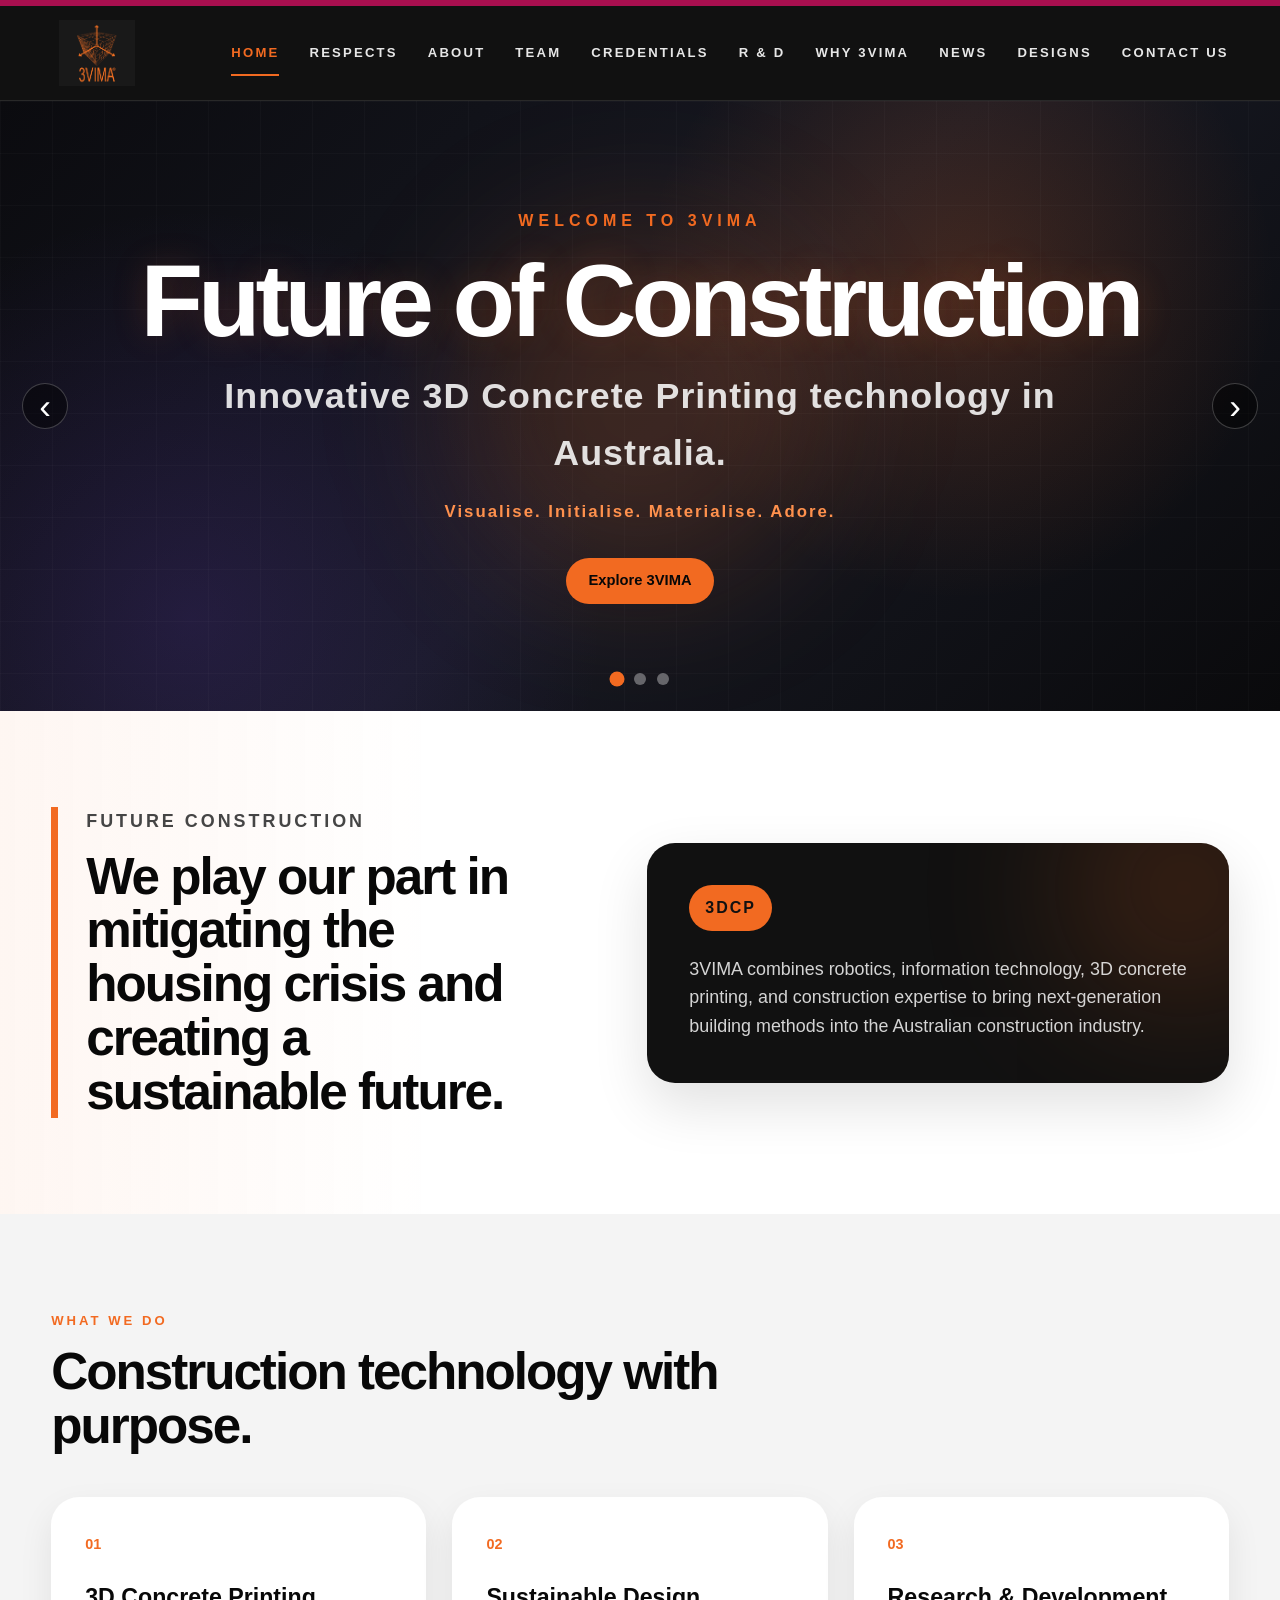
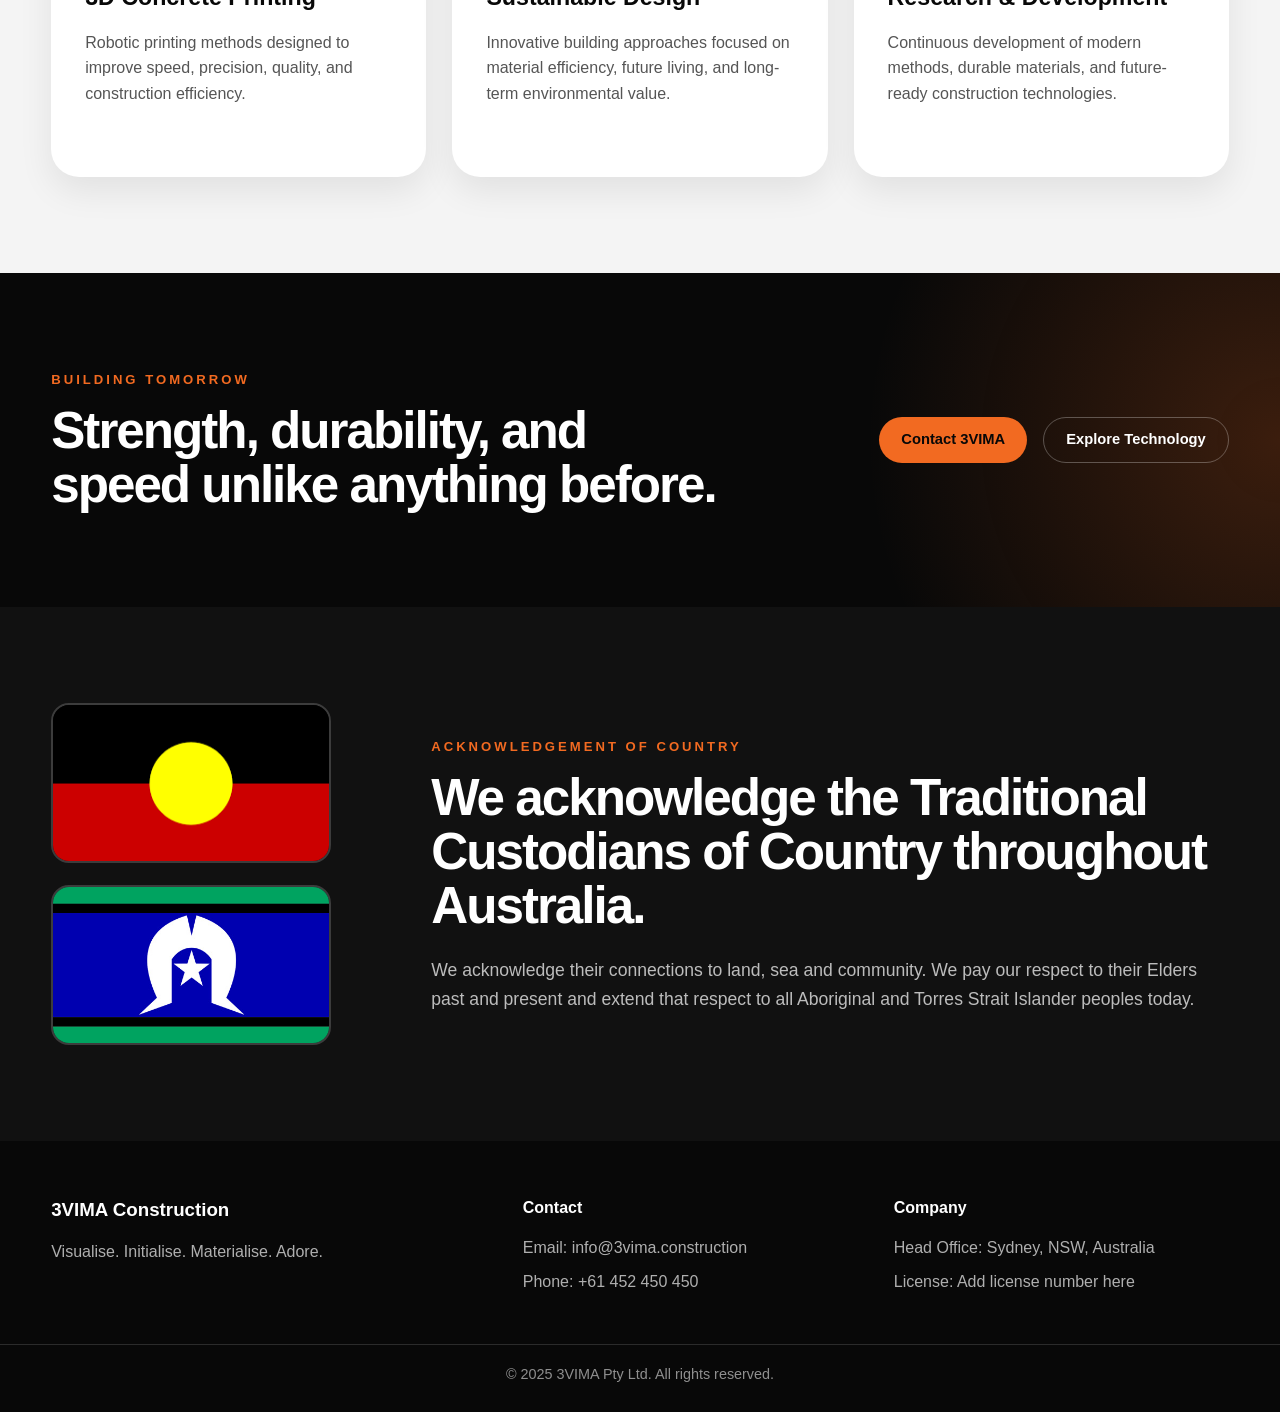
<file: index.html>
<!DOCTYPE html>
<html lang="en">
<head>
  <meta charset="UTF-8" />
  <meta name="viewport" content="width=device-width, initial-scale=1.0" />

  <title>3VIMA Construction | Future of 3D Concrete Printing</title>

  <link rel="stylesheet" href="css/style.css" />
</head>
<body>

  <!-- HEADER -->
  <header class="site-header">
    <div class="container nav-wrapper">

      <a href="index.html" class="logo">
        <img src="assets/logo/LOGO.png" alt="3VIMA Logo" class="logo-img" />
      </a>

      <nav class="nav-menu" id="navMenu">
        <a href="index.html" class="active">Home</a>
        <a href="index.html#respects">Respects</a>
        <a href="about.html">About</a>
        <a href="about.html#team">Team</a>
        <a href="about.html#credentials">Credentials</a>
        <a href="technology.html#research">R & D</a>
        <a href="technology.html#why-3vima">Why 3VIMA</a>
        <a href="news.html">News</a>
        <a href="designs.html">Designs</a>
        <a href="contact.html">Contact Us</a>
      </nav>

      <button class="menu-toggle" id="menuToggle" aria-label="Open menu">☰</button>

    </div>
  </header>

  <main>

    <!-- HERO CAROUSEL -->
    <section class="hero-carousel">

      <div class="carousel-track">

        <!-- SLIDE 1 -->
        <article class="carousel-slide active welcome-slide">
          <div class="container welcome-slide-content">

            <div class="welcome-glow"></div>

            <p class="eyebrow">Welcome to 3VIMA</p>

            <h1>Future of Construction</h1>

            <p class="hero-main-text">
              Innovative 3D Concrete Printing technology in Australia.
            </p>

            <p class="hero-support-text">
              Visualise. Initialise. Materialise. Adore.
            </p>

            <a href="about.html" class="btn btn-primary">Explore 3VIMA</a>

          </div>
        </article>

        <!-- SLIDE 2 -->
        <article class="carousel-slide">
          <div class="container carousel-grid">

            <div class="carousel-content">
              <p class="eyebrow">Robotics in Construction</p>

              <h1>Building tomorrow, now.</h1>

              <p>
                AI-driven 3D concrete printing for strength, durability,
                speed, and precision in modern construction.
              </p>

              <a href="technology.html" class="btn btn-primary">Explore Technology</a>
            </div>

            <div class="carousel-image-card">
              <img src="assets/image/robo.jpg" alt="Robotics in Construction" />
            </div>

          </div>
        </article>

        <!-- SLIDE 3 -->
        <article class="carousel-slide">
          <div class="container carousel-grid">

            <div class="carousel-content">
              <p class="eyebrow">Proudly Australian</p>

              <h1>Australian owned and operated.</h1>

              <p>
                Building future-ready construction solutions for Australia
                through innovation, sustainability, and technology.
              </p>

              <a href="about.html" class="btn btn-primary">About 3VIMA</a>
            </div>

            <div class="carousel-image-card flag-image-card">
              <img src="assets/image/aus.webp" alt="Australian Flag" />
            </div>

          </div>
        </article>

      </div>

      <button class="carousel-btn carousel-prev" id="carouselPrev" aria-label="Previous slide">‹</button>
      <button class="carousel-btn carousel-next" id="carouselNext" aria-label="Next slide">›</button>

      <div class="carousel-dots">
        <button class="dot active" data-slide="0" aria-label="Slide 1"></button>
        <button class="dot" data-slide="1" aria-label="Slide 2"></button>
        <button class="dot" data-slide="2" aria-label="Slide 3"></button>
      </div>

    </section>

    <!-- INTRO -->
<section class="section intro-section">
  <div class="container intro-grid">

    <div class="intro-title-box">
      <p class="section-tag">Future Construction</p>
      <h2>We play our part in mitigating the housing crisis and creating a sustainable future.</h2>
    </div>

    <div class="intro-info-card">
      <div class="intro-icon">3DCP</div>
      <p>
        3VIMA combines robotics, information technology, 3D concrete printing,
        and construction expertise to bring next-generation building methods
        into the Australian construction industry.
      </p>
    </div>

  </div>
</section>

    <!-- WHAT WE DO -->
    <section class="section feature-section">
      <div class="container">
        <div class="section-heading">
          <p class="section-tag">What We Do</p>
          <h2>Construction technology with purpose.</h2>
        </div>

        <div class="feature-grid">
          <article class="feature-card">
            <span>01</span>
            <h3>3D Concrete Printing</h3>
            <p>
              Robotic printing methods designed to improve speed, precision,
              quality, and construction efficiency.
            </p>
          </article>

          <article class="feature-card">
            <span>02</span>
            <h3>Sustainable Design</h3>
            <p>
              Innovative building approaches focused on material efficiency,
              future living, and long-term environmental value.
            </p>
          </article>

          <article class="feature-card">
            <span>03</span>
            <h3>Research & Development</h3>
            <p>
              Continuous development of modern methods, durable materials,
              and future-ready construction technologies.
            </p>
          </article>
        </div>
      </div>
    </section>

    <!-- CTA -->
    <section class="section dark-cta">
      <div class="container cta-grid">
        <div>
          <p class="section-tag">Building Tomorrow</p>
          <h2>Strength, durability, and speed unlike anything before.</h2>
        </div>

        <div class="cta-actions">
          <a href="contact.html" class="btn btn-primary">Contact 3VIMA</a>
          <a href="technology.html" class="btn btn-outline">Explore Technology</a>
        </div>
      </div>
    </section>

    <!-- RESPECTS -->
    <section class="section respects-section" id="respects">
      <div class="container respects-layout">

        <div class="flag-area">
  <img src="assets/image/ab.png" alt="Aboriginal flag" class="respect-flag-img" />
  <img src="assets/image/ts.jpg" alt="Torres Strait Islander flag" class="respect-flag-img" />
</div>

        <div class="respects-content">
          <p class="section-tag">Acknowledgement of Country</p>

          <h2>We acknowledge the Traditional Custodians of Country throughout Australia.</h2>

          <p>
            We acknowledge their connections to land, sea and community. We pay our
            respect to their Elders past and present and extend that respect to all
            Aboriginal and Torres Strait Islander peoples today.
          </p>
        </div>

      </div>
    </section>

  </main>

  <!-- FOOTER -->
  <footer class="site-footer">
    <div class="container footer-grid">
      <div>
        <h3>3VIMA Construction</h3>
        <p>Visualise. Initialise. Materialise. Adore.</p>
      </div>

      <div>
        <h4>Contact</h4>
        <p>Email: info@3vima.construction</p>
        <p>Phone: +61 452 450 450</p>
      </div>

      <div>
        <h4>Company</h4>
        <p>Head Office: Sydney, NSW, Australia</p>
        <p>License: Add license number here</p>
      </div>
    </div>

    <div class="footer-bottom">
      <p>© 2025 3VIMA Pty Ltd. All rights reserved.</p>
    </div>
  </footer>

  <script src="js/main.js"></script>
</body>
</html>
</file>
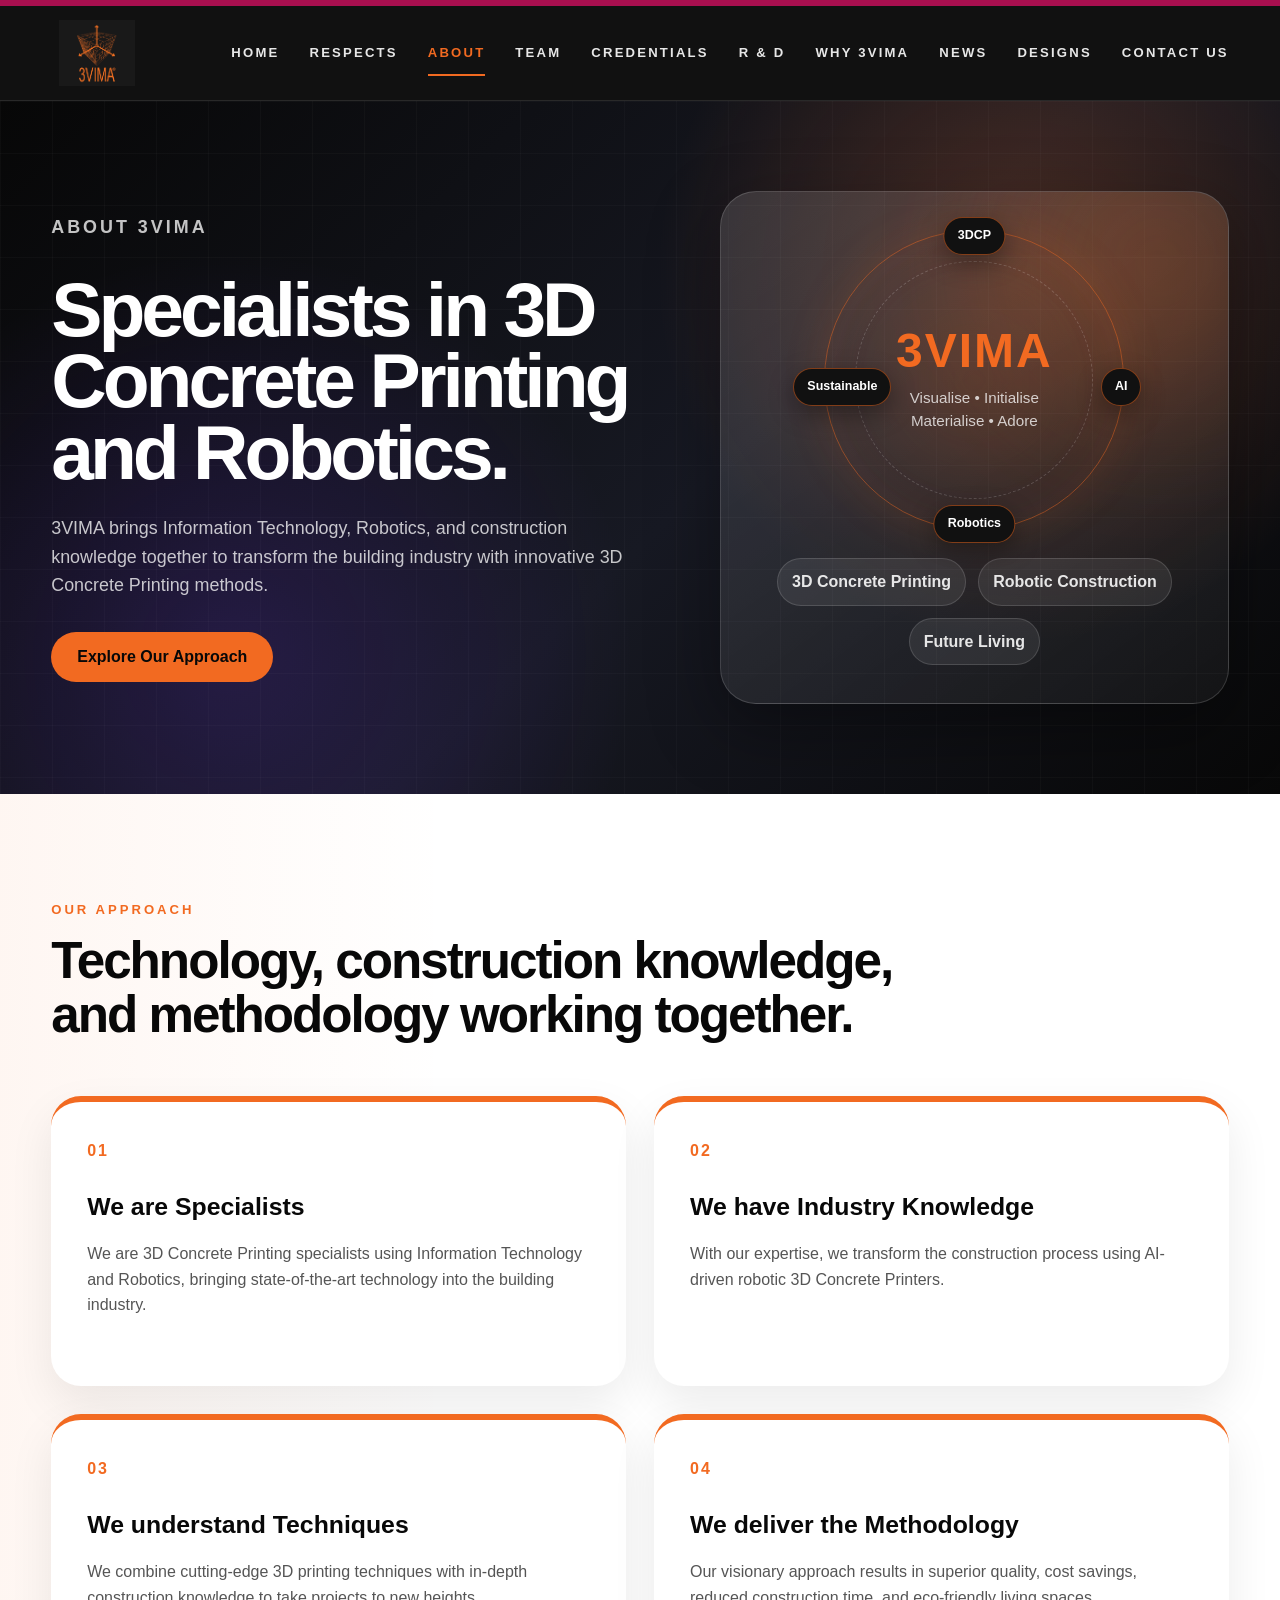
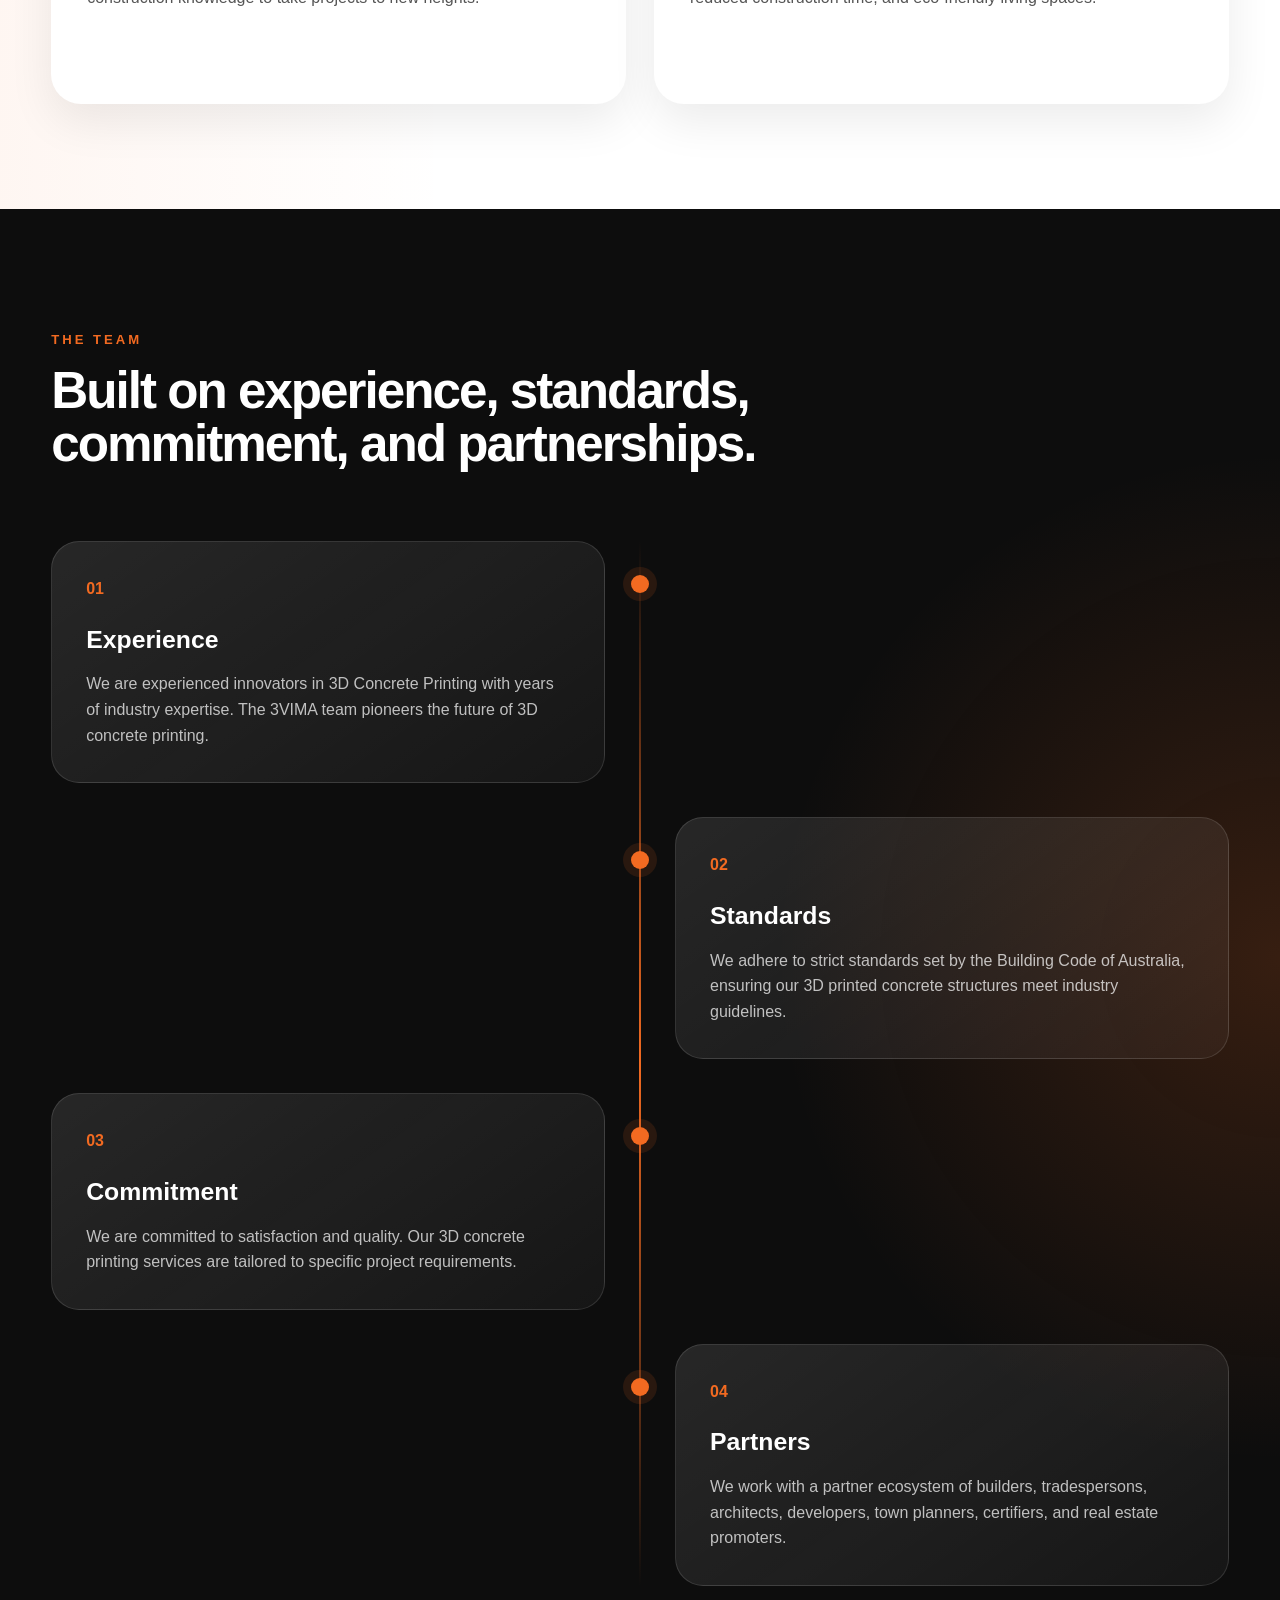
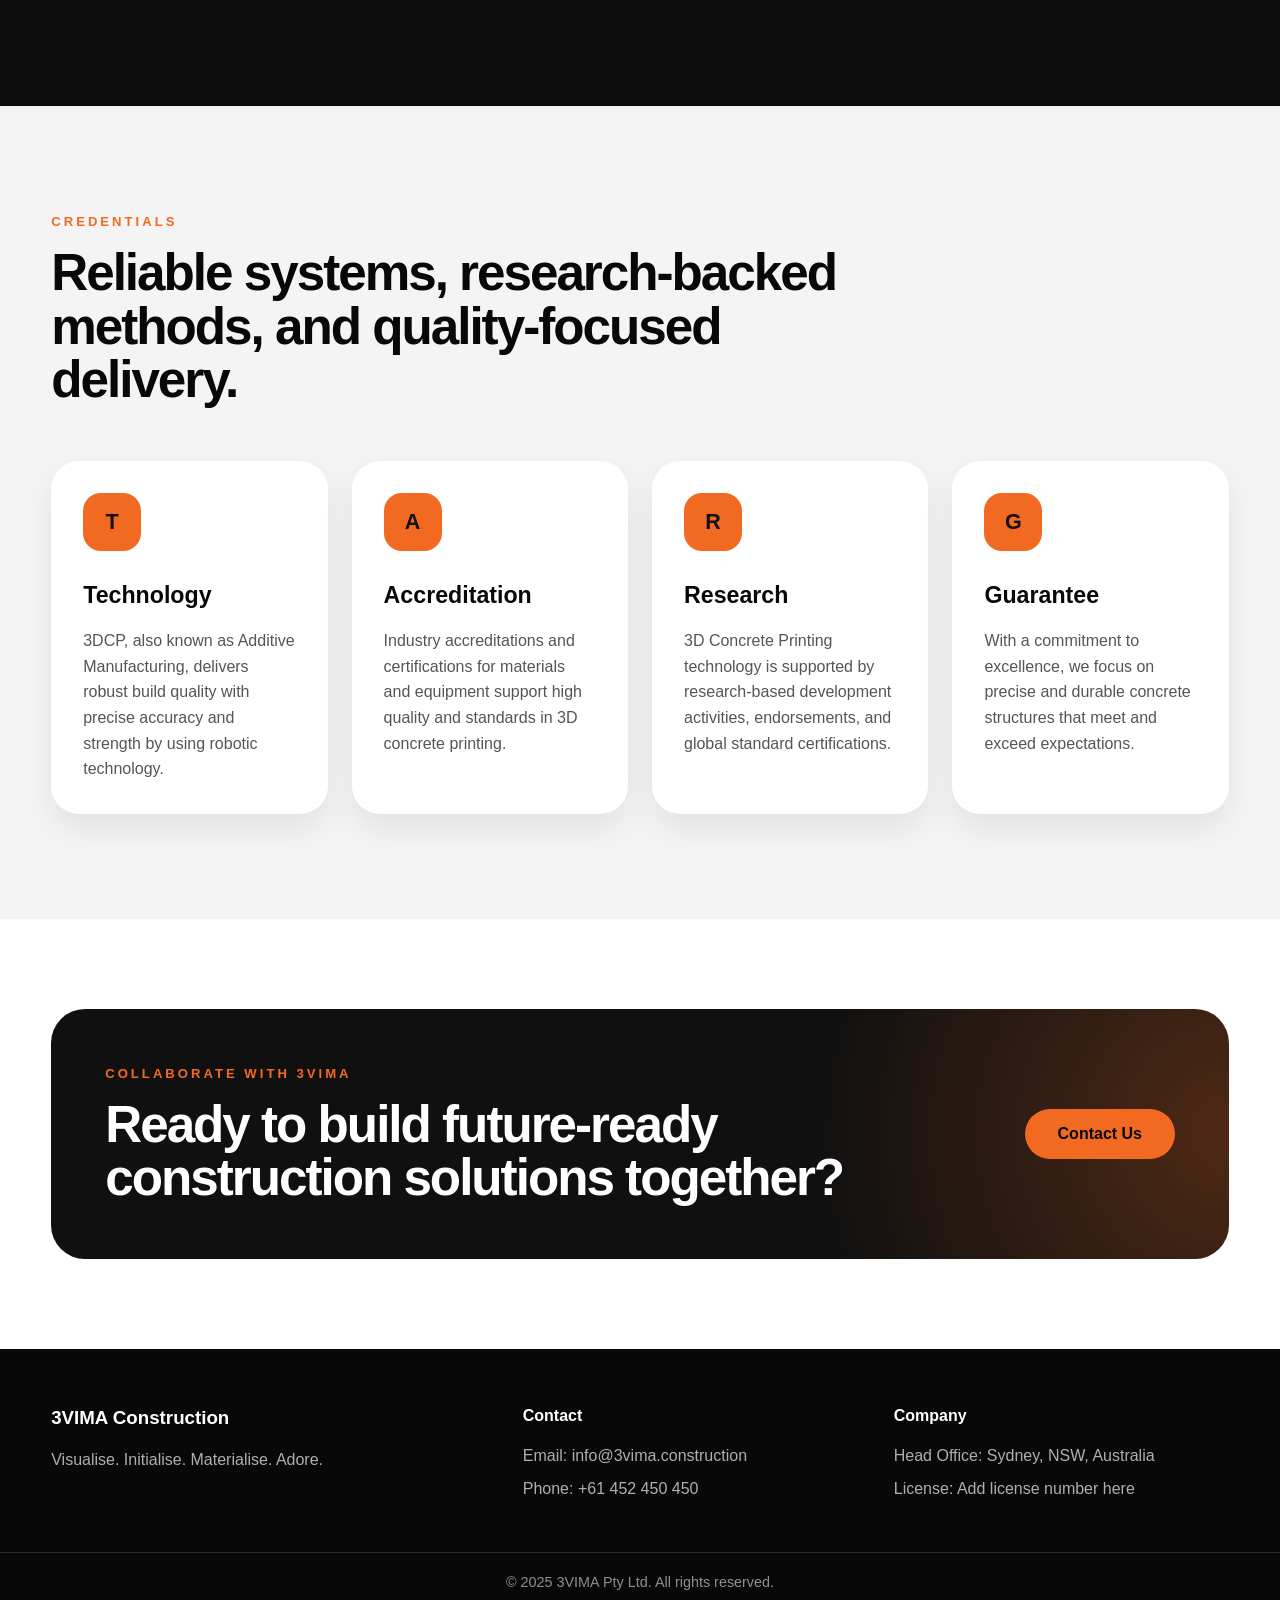
<file: about.html>
<!DOCTYPE html>
<html lang="en">
<head>
  <meta charset="UTF-8" />
  <meta name="viewport" content="width=device-width, initial-scale=1.0" />

  <title>About 3VIMA | 3D Concrete Printing & Robotics</title>

  <link rel="stylesheet" href="css/style.css" />
  <link rel="stylesheet" href="css/about.css" />
</head>
<body>

  <!-- HEADER -->
  <header class="site-header">
    <div class="container nav-wrapper">

      <a href="index.html" class="logo">
        <img src="assets/logo/LOGO.png" alt="3VIMA Logo" class="logo-img" />
      </a>

      <nav class="nav-menu" id="navMenu">
        <a href="index.html">Home</a>
        <a href="index.html#respects">Respects</a>
        <a href="about.html" class="active">About</a>
        <a href="about.html#team">Team</a>
        <a href="about.html#credentials">Credentials</a>
        <a href="technology.html#research">R & D</a>
        <a href="technology.html#why-3vima">Why 3VIMA</a>
        <a href="news.html">News</a>
        <a href="designs.html">Designs</a>
        <a href="contact.html">Contact Us</a>
      </nav>

      <button class="menu-toggle" id="menuToggle" aria-label="Open menu">☰</button>

    </div>
  </header>

  <main>

    <!-- ABOUT HERO -->
    <section class="about-hero">
      <div class="container about-hero-grid">

        <div class="about-hero-content reveal slide-left">
          <p class="section-tag">About 3VIMA</p>

          <h1>Specialists in 3D Concrete Printing and Robotics.</h1>

          <p>
            3VIMA brings Information Technology, Robotics, and construction knowledge
            together to transform the building industry with innovative 3D Concrete
            Printing methods.
          </p>

          <a href="#about-cards" class="btn btn-primary">Explore Our Approach</a>
        </div>

         <div class="tech-stack-card method-card reveal slide-right">
  <div class="stack-glow"></div>

  <div class="method-ring">
    <div class="method-center">
      <h3>3VIMA</h3>
      <p>Visualise • Initialise<br />Materialise • Adore</p>
    </div>

    <span class="method-node node-one">3DCP</span>
    <span class="method-node node-two">AI</span>
    <span class="method-node node-three">Robotics</span>
    <span class="method-node node-four">Sustainable</span>
  </div>

  <div class="stack-list method-tags">
    <span>3D Concrete Printing</span>
    <span>Robotic Construction</span>
    <span>Future Living</span>
  </div>
</div>

      </div>
    </section>

    <!-- ABOUT CARDS -->
    <section class="about-cards-section" id="about-cards">
      <div class="container">

        <div class="about-section-heading reveal fade-up">
          <p class="section-tag">Our Approach</p>
          <h2>Technology, construction knowledge, and methodology working together.</h2>
        </div>

        <div class="staggered-grid">

          <article class="about-info-card reveal fade-up">
            <span>01</span>
            <h3>We are Specialists</h3>
            <p>
              We are 3D Concrete Printing specialists using Information Technology
              and Robotics, bringing state-of-the-art technology into the building industry.
            </p>
          </article>

          <article class="about-info-card reveal fade-up delay-1">
            <span>02</span>
            <h3>We have Industry Knowledge</h3>
            <p>
              With our expertise, we transform the construction process using
              AI-driven robotic 3D Concrete Printers.
            </p>
          </article>

          <article class="about-info-card reveal fade-up offset-card delay-2">
            <span>03</span>
            <h3>We understand Techniques</h3>
            <p>
              We combine cutting-edge 3D printing techniques with in-depth
              construction knowledge to take projects to new heights.
            </p>
          </article>

          <article class="about-info-card reveal fade-up offset-card delay-3">
            <span>04</span>
            <h3>We deliver the Methodology</h3>
            <p>
              Our visionary approach results in superior quality, cost savings,
              reduced construction time, and eco-friendly living spaces.
            </p>
          </article>

        </div>

      </div>
    </section>

    <!-- TEAM TIMELINE -->
    <section class="team-section" id="team">
      <div class="container">

        <div class="team-heading reveal fade-up">
          <p class="section-tag">The Team</p>
          <h2>Built on experience, standards, commitment, and partnerships.</h2>
        </div>

        <div class="timeline">

          <article class="timeline-item reveal slide-left">
            <div class="timeline-dot"></div>
            <div class="timeline-content">
              <span>01</span>
              <h3>Experience</h3>
              <p>
                We are experienced innovators in 3D Concrete Printing with years of
                industry expertise. The 3VIMA team pioneers the future of 3D concrete printing.
              </p>
            </div>
          </article>

          <article class="timeline-item reveal slide-right">
            <div class="timeline-dot"></div>
            <div class="timeline-content">
              <span>02</span>
              <h3>Standards</h3>
              <p>
                We adhere to strict standards set by the Building Code of Australia,
                ensuring our 3D printed concrete structures meet industry guidelines.
              </p>
            </div>
          </article>

          <article class="timeline-item reveal slide-left">
            <div class="timeline-dot"></div>
            <div class="timeline-content">
              <span>03</span>
              <h3>Commitment</h3>
              <p>
                We are committed to satisfaction and quality. Our 3D concrete printing
                services are tailored to specific project requirements.
              </p>
            </div>
          </article>

          <article class="timeline-item reveal slide-right">
            <div class="timeline-dot"></div>
            <div class="timeline-content">
              <span>04</span>
              <h3>Partners</h3>
              <p>
                We work with a partner ecosystem of builders, tradespersons, architects,
                developers, town planners, certifiers, and real estate promoters.
              </p>
            </div>
          </article>

        </div>

      </div>
    </section>

    <!-- CREDENTIALS -->
    <section class="credentials-section" id="credentials">
      <div class="container">

        <div class="about-section-heading reveal fade-up">
          <p class="section-tag">Credentials</p>
          <h2>Reliable systems, research-backed methods, and quality-focused delivery.</h2>
        </div>

        <div class="credentials-grid">

          <article class="credential-card reveal zoom-in">
            <div class="credential-icon">T</div>
            <h3>Technology</h3>
            <p>
              3DCP, also known as Additive Manufacturing, delivers robust build
              quality with precise accuracy and strength by using robotic technology.
            </p>
          </article>

          <article class="credential-card reveal zoom-in delay-1">
            <div class="credential-icon">A</div>
            <h3>Accreditation</h3>
            <p>
              Industry accreditations and certifications for materials and equipment
              support high quality and standards in 3D concrete printing.
            </p>
          </article>

          <article class="credential-card reveal zoom-in delay-2">
            <div class="credential-icon">R</div>
            <h3>Research</h3>
            <p>
              3D Concrete Printing technology is supported by research-based development
              activities, endorsements, and global standard certifications.
            </p>
          </article>

          <article class="credential-card reveal zoom-in delay-3">
            <div class="credential-icon">G</div>
            <h3>Guarantee</h3>
            <p>
              With a commitment to excellence, we focus on precise and durable concrete
              structures that meet and exceed expectations.
            </p>
          </article>

        </div>

      </div>
    </section>

    <!-- ABOUT CTA -->
    <section class="about-cta">
      <div class="container about-cta-box reveal fade-up">
        <div>
          <p class="section-tag">Collaborate With 3VIMA</p>
          <h2>Ready to build future-ready construction solutions together?</h2>
        </div>

        <a href="contact.html" class="btn btn-primary">Contact Us</a>
      </div>
    </section>

  </main>

  <!-- FOOTER -->
  <footer class="site-footer">
    <div class="container footer-grid">
      <div>
        <h3>3VIMA Construction</h3>
        <p>Visualise. Initialise. Materialise. Adore.</p>
      </div>

      <div>
        <h4>Contact</h4>
        <p>Email: info@3vima.construction</p>
        <p>Phone: +61 452 450 450</p>
      </div>

      <div>
        <h4>Company</h4>
        <p>Head Office: Sydney, NSW, Australia</p>
        <p>License: Add license number here</p>
      </div>
    </div>

    <div class="footer-bottom">
      <p>© 2025 3VIMA Pty Ltd. All rights reserved.</p>
    </div>
  </footer>

  <script src="js/main.js"></script>
</body>
</html>
</file>
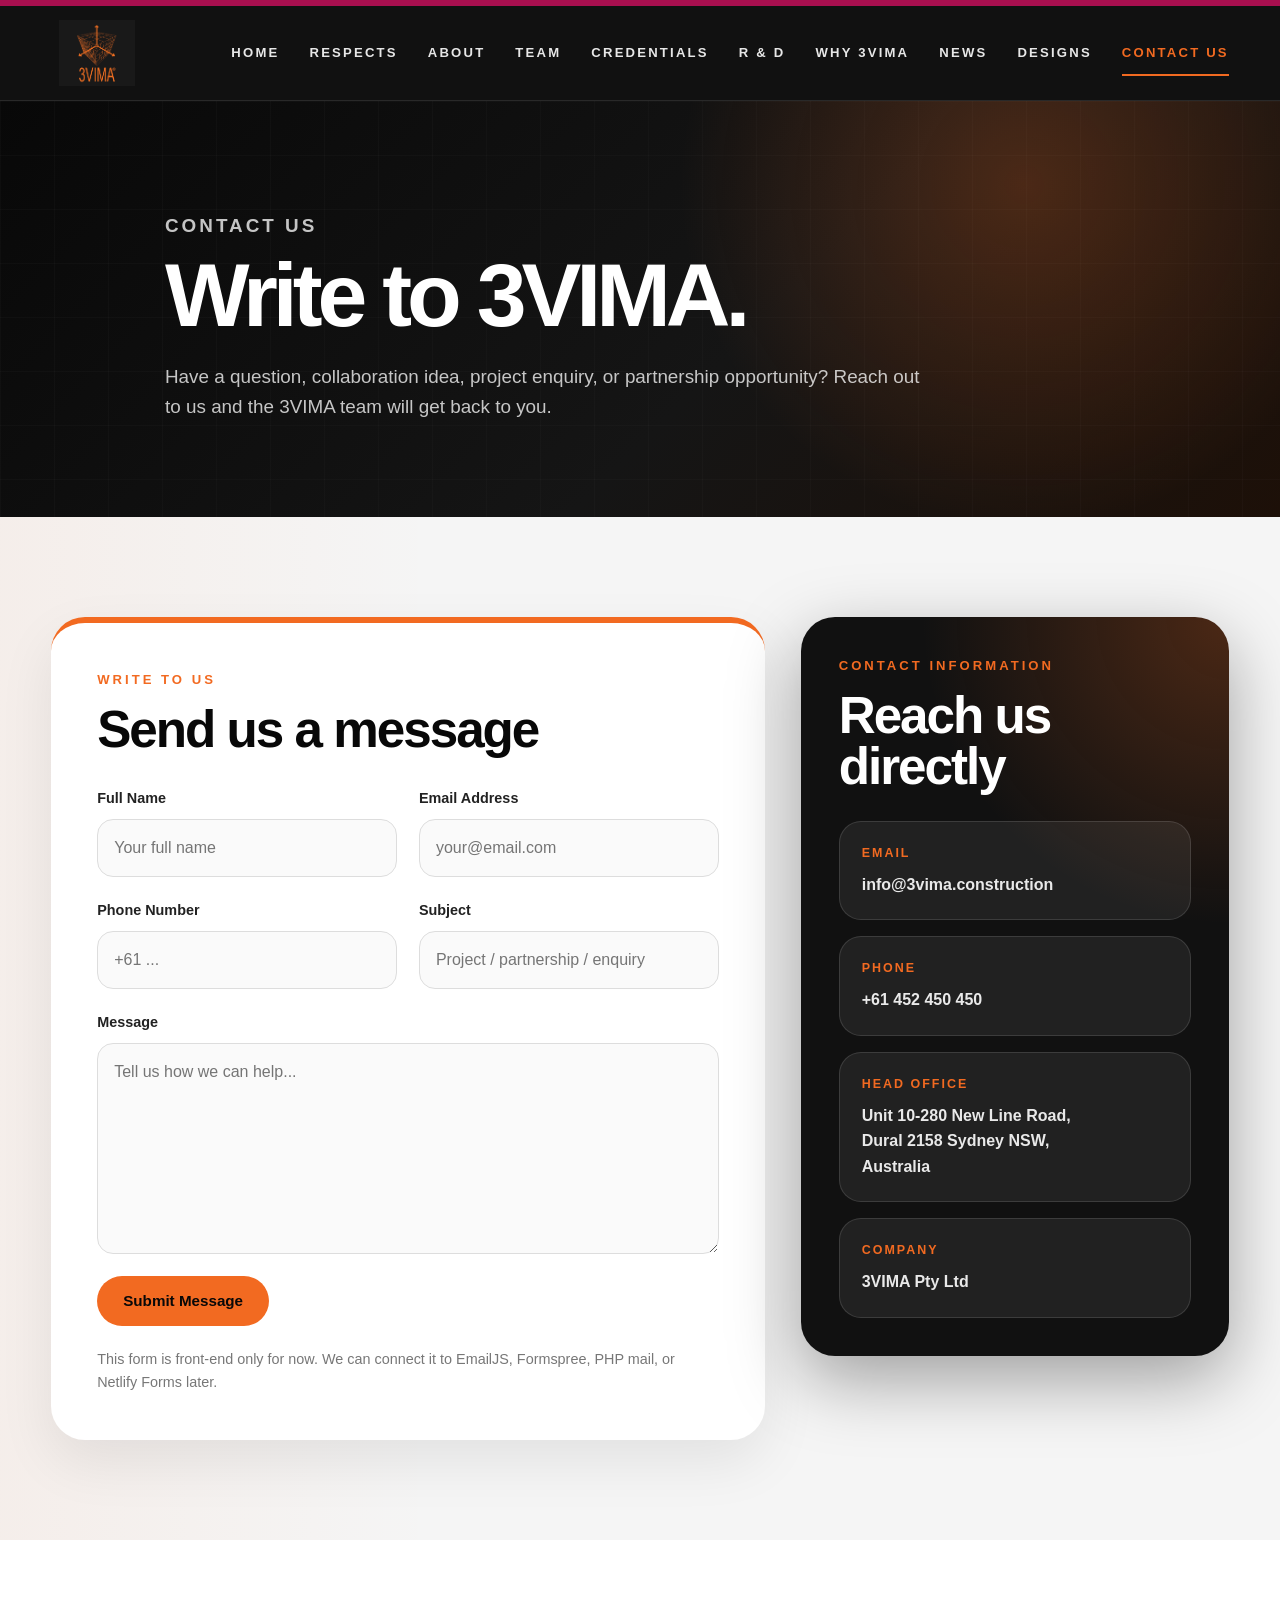
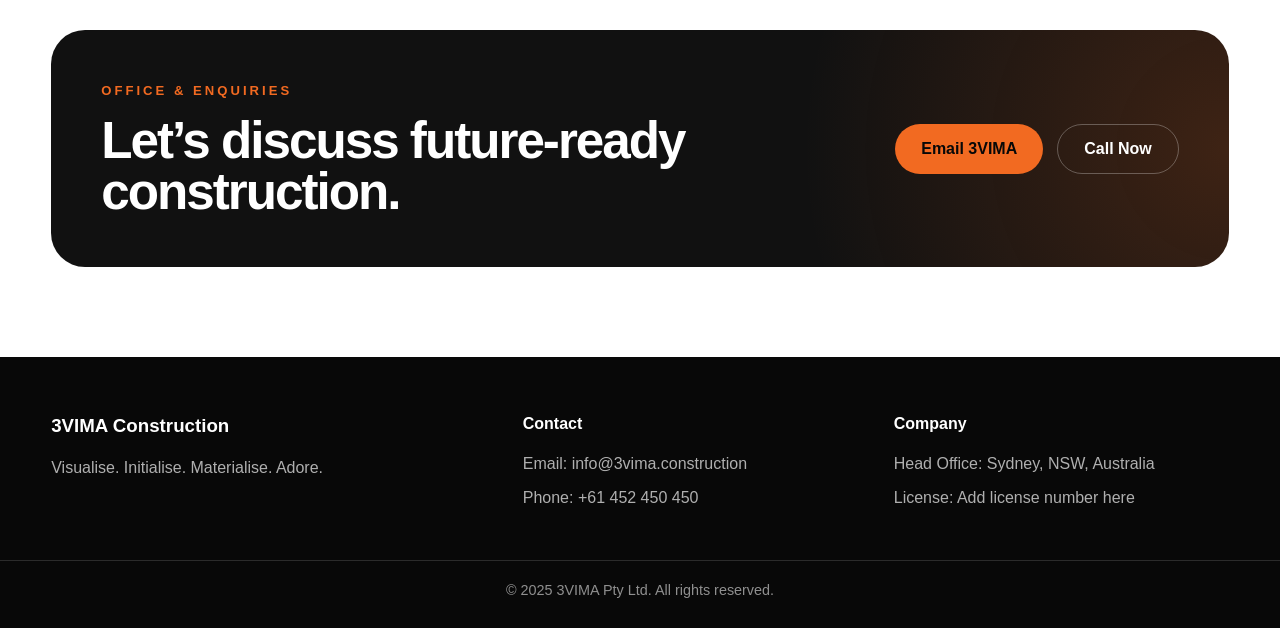
<file: contact.html>
<!DOCTYPE html>
<html lang="en">
<head>
  <meta charset="UTF-8" />
  <meta name="viewport" content="width=device-width, initial-scale=1.0" />

  <title>Contact 3VIMA | Write to Us</title>

  <link rel="stylesheet" href="css/style.css" />
  <link rel="stylesheet" href="css/contact.css" />
</head>
<body>

  <!-- HEADER -->
  <header class="site-header">
    <div class="container nav-wrapper">

      <a href="index.html" class="logo">
        <img src="assets/logo/LOGO.png" alt="3VIMA Logo" class="logo-img" />
      </a>

      <nav class="nav-menu" id="navMenu">
        <a href="index.html">Home</a>
        <a href="index.html#respects">Respects</a>
        <a href="about.html">About</a>
        <a href="about.html#team">Team</a>
        <a href="about.html#credentials">Credentials</a>
        <a href="technology.html#research">R & D</a>
        <a href="technology.html#why-3vima">Why 3VIMA</a>
        <a href="news.html">News</a>
        <a href="designs.html">Designs</a>
        <a href="contact.html" class="active">Contact Us</a>
      </nav>

      <button class="menu-toggle" id="menuToggle" aria-label="Open menu">☰</button>

    </div>
  </header>

  <main>

    <!-- CONTACT HERO -->
    <section class="contact-hero">
      <div class="container contact-hero-inner">
        <p class="section-tag">Contact Us</p>

        <h1>Write to 3VIMA.</h1>

        <p>
          Have a question, collaboration idea, project enquiry, or partnership opportunity?
          Reach out to us and the 3VIMA team will get back to you.
        </p>
      </div>
    </section>

    <!-- CONTACT MAIN -->
    <section class="contact-main-section">
      <div class="container contact-grid">

        <!-- FORM -->
        <div class="contact-form-card">
          <p class="section-tag">Write to Us</p>
          <h2>Send us a message</h2>

          <form class="contact-form">
            <div class="form-row">
              <div class="form-group">
                <label for="name">Full Name</label>
                <input type="text" id="name" name="name" placeholder="Your full name" required />
              </div>

              <div class="form-group">
                <label for="email">Email Address</label>
                <input type="email" id="email" name="email" placeholder="your@email.com" required />
              </div>
            </div>

            <div class="form-row">
              <div class="form-group">
                <label for="phone">Phone Number</label>
                <input type="tel" id="phone" name="phone" placeholder="+61 ..." />
              </div>

              <div class="form-group">
                <label for="subject">Subject</label>
                <input type="text" id="subject" name="subject" placeholder="Project / partnership / enquiry" />
              </div>
            </div>

            <div class="form-group">
              <label for="message">Message</label>
              <textarea id="message" name="message" rows="7" placeholder="Tell us how we can help..." required></textarea>
            </div>

            <button type="submit" class="btn btn-primary">Submit Message</button>

            <p class="form-note">
              This form is front-end only for now. We can connect it to EmailJS, Formspree,
              PHP mail, or Netlify Forms later.
            </p>
          </form>
        </div>

        <!-- CONTACT INFO -->
        <aside class="contact-info-panel">
          <p class="section-tag">Contact Information</p>
          <h2>Reach us directly</h2>

          <div class="info-list">

            <a href="mailto:info@3vima.construction" class="info-card">
              <span>Email</span>
              <strong>info@3vima.construction</strong>
            </a>

            <a href="tel:+61452450450" class="info-card">
              <span>Phone</span>
              <strong>+61 452 450 450</strong>
            </a>

            <div class="info-card">
              <span>Head Office</span>
              <strong>
                Unit 10-280 New Line Road,<br />
                Dural 2158 Sydney NSW,<br />
                Australia
              </strong>
            </div>

            <div class="info-card">
              <span>Company</span>
              <strong>3VIMA Pty Ltd</strong>
            </div>

          </div>
        </aside>

      </div>
    </section>

    <!-- OFFICE DETAILS -->
    <section class="office-section">
      <div class="container office-box">

        <div>
          <p class="section-tag">Office & Enquiries</p>
          <h2>Let’s discuss future-ready construction.</h2>
        </div>

        <div class="office-actions">
          <a href="mailto:info@3vima.construction" class="btn btn-primary">Email 3VIMA</a>
          <a href="tel:+61452450450" class="btn btn-dark-outline">Call Now</a>
        </div>

      </div>
    </section>

  </main>

  <!-- FOOTER -->
  <footer class="site-footer">
    <div class="container footer-grid">
      <div>
        <h3>3VIMA Construction</h3>
        <p>Visualise. Initialise. Materialise. Adore.</p>
      </div>

      <div>
        <h4>Contact</h4>
        <p>Email: info@3vima.construction</p>
        <p>Phone: +61 452 450 450</p>
      </div>

      <div>
        <h4>Company</h4>
        <p>Head Office: Sydney, NSW, Australia</p>
        <p>License: Add license number here</p>
      </div>
    </div>

    <div class="footer-bottom">
      <p>© 2025 3VIMA Pty Ltd. All rights reserved.</p>
    </div>
  </footer>

  <script src="js/main.js"></script>
</body>
</html>
</file>
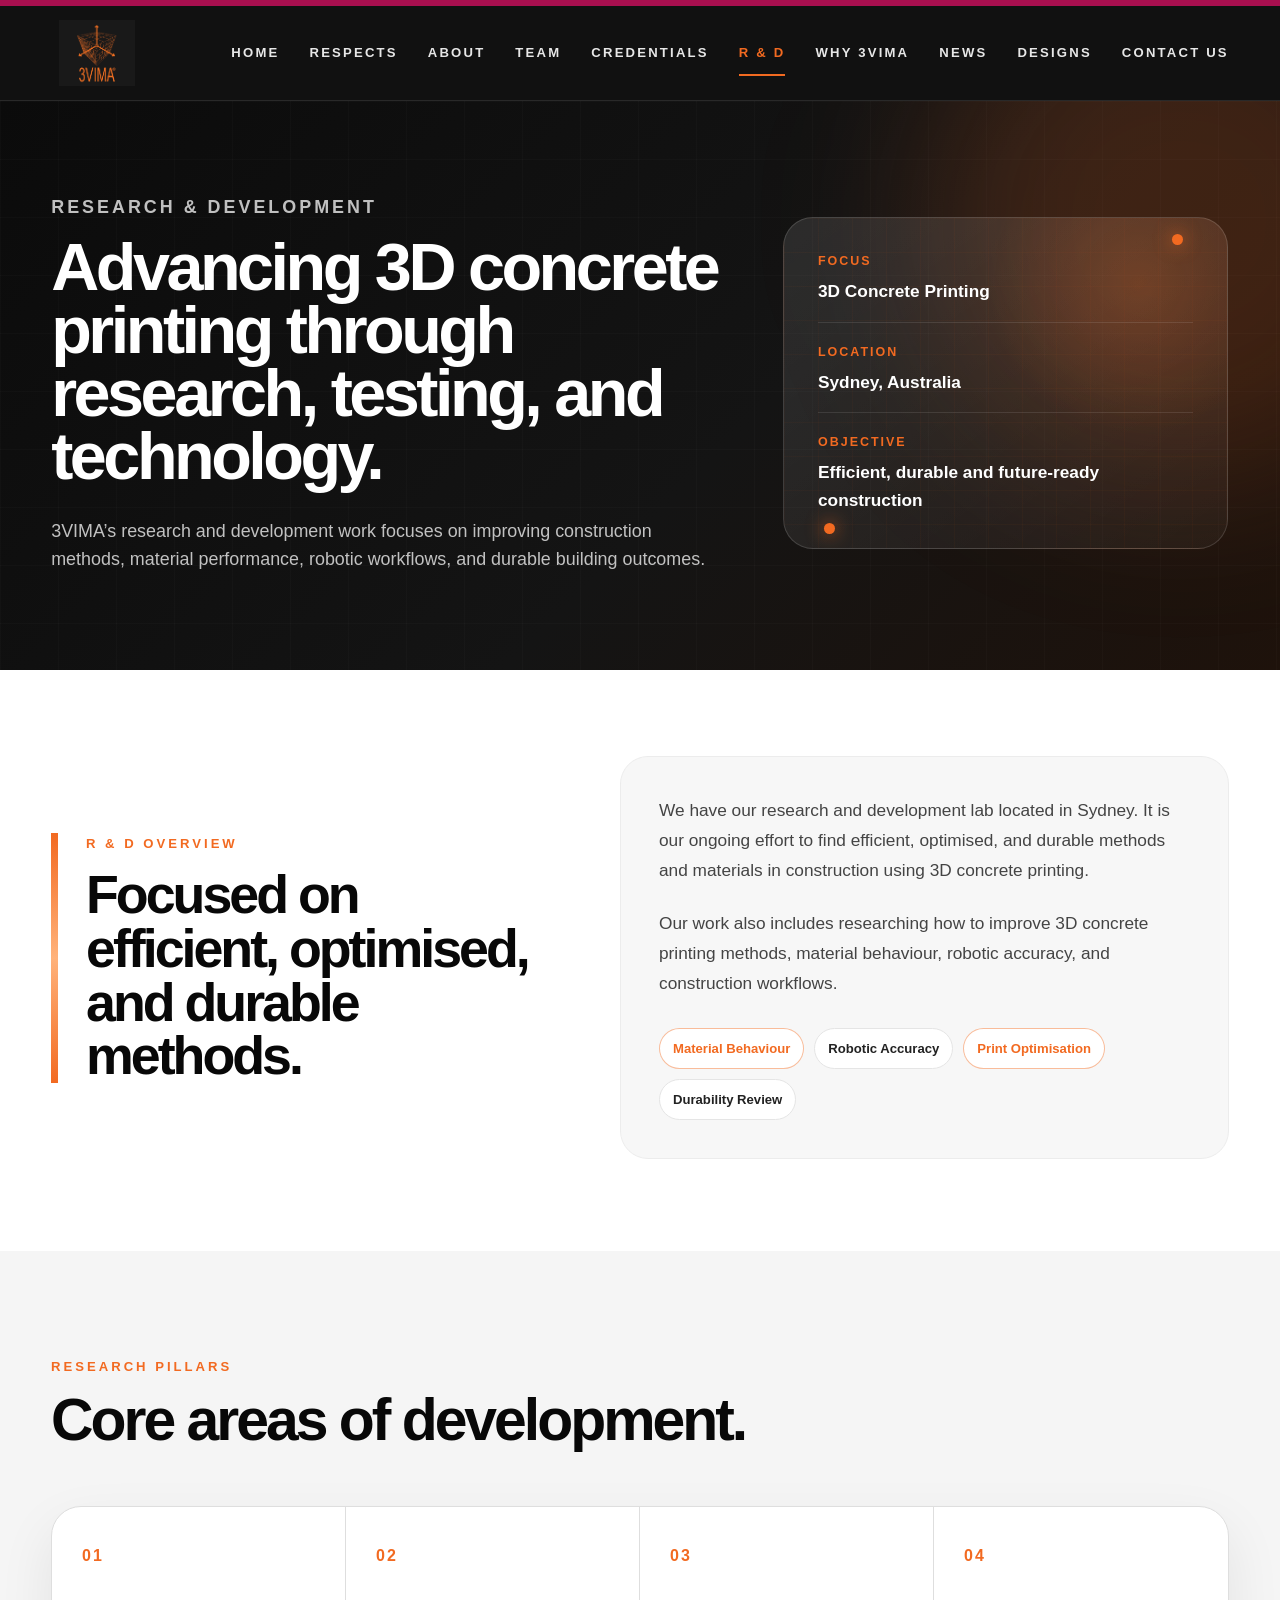
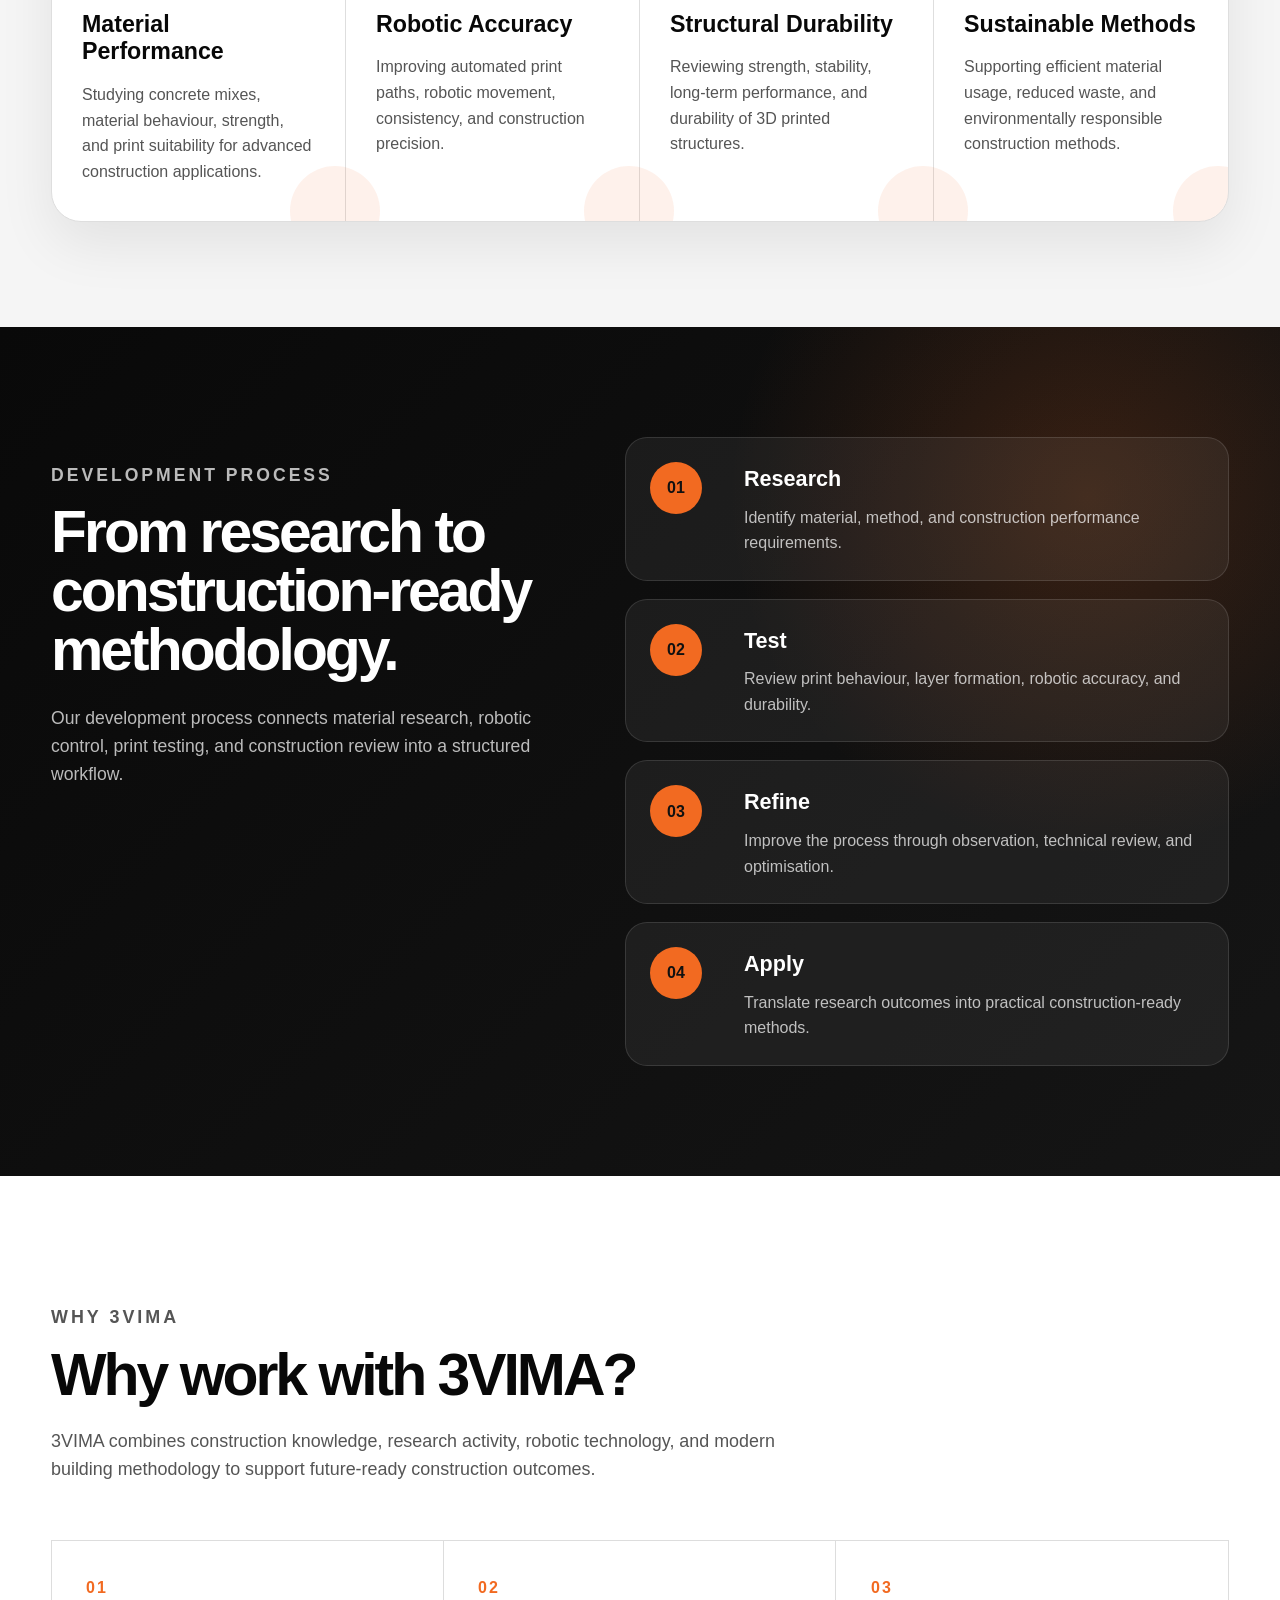
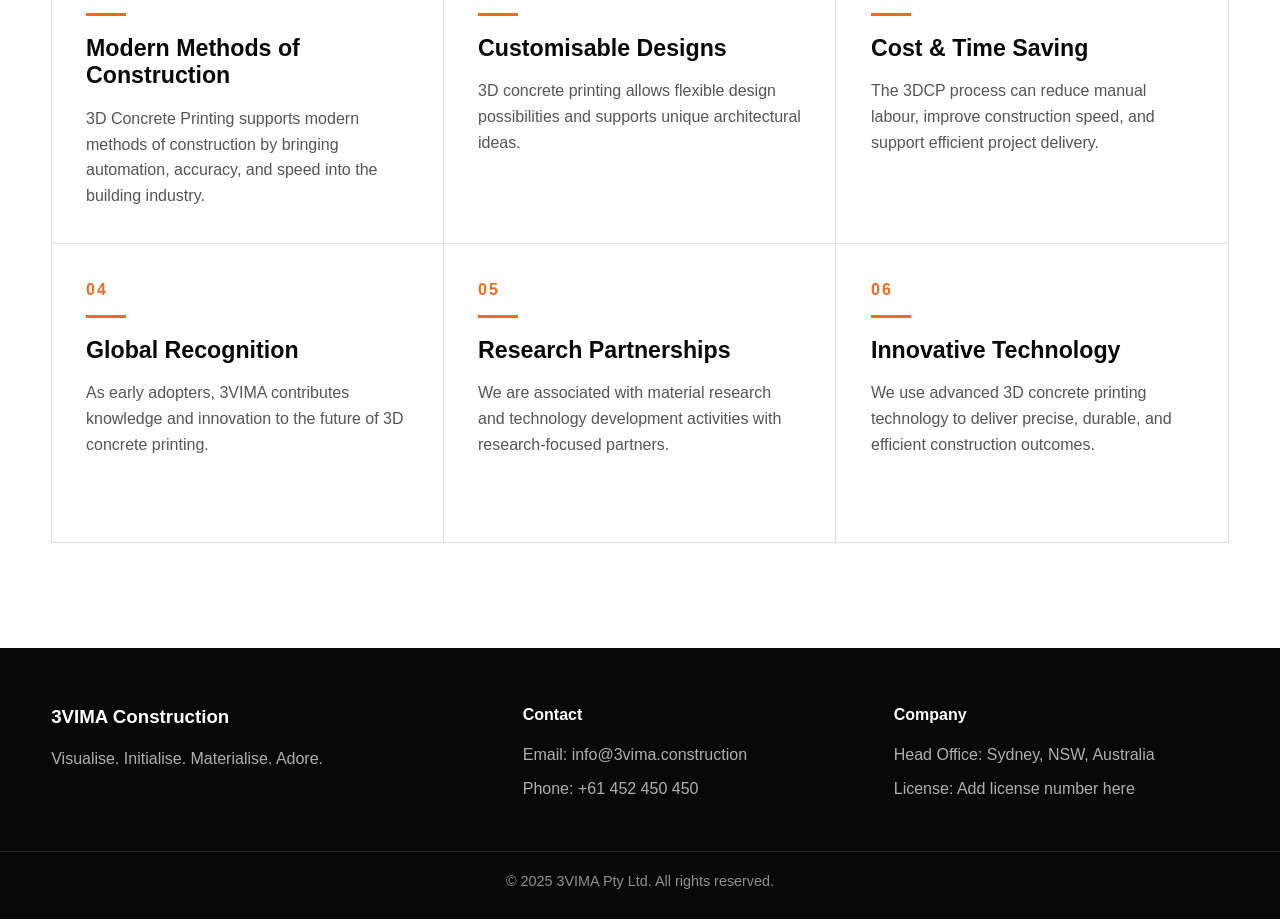
<file: technology.html>
<!DOCTYPE html>
<html lang="en">
<head>
  <meta charset="UTF-8" />
  <meta name="viewport" content="width=device-width, initial-scale=1.0" />

  <title>R & D | Why 3VIMA</title>

  <link rel="stylesheet" href="css/style.css" />
  <link rel="stylesheet" href="css/technology.css" />
</head>
<body>

  <!-- HEADER -->
  <header class="site-header">
    <div class="container nav-wrapper">

      <a href="index.html" class="logo">
        <img src="assets/logo/LOGO.png" alt="3VIMA Logo" class="logo-img" />
      </a>

      <nav class="nav-menu" id="navMenu">
        <a href="index.html">Home</a>
        <a href="index.html#respects">Respects</a>
        <a href="about.html">About</a>
        <a href="about.html#team">Team</a>
        <a href="about.html#credentials">Credentials</a>
        <a href="technology.html#research" class="active">R & D</a>
        <a href="technology.html#why-3vima">Why 3VIMA</a>
        <a href="news.html">News</a>
        <a href="designs.html">Designs</a>
        <a href="contact.html">Contact Us</a>
      </nav>

      <button class="menu-toggle" id="menuToggle" aria-label="Open menu">☰</button>

    </div>
  </header>

  <main>

    <!-- HERO -->
    <section class="tech-page-hero" id="research">
      <div class="container tech-hero-inner">

        <div class="tech-hero-copy">
          <p class="section-tag">Research & Development</p>

          <h1>Advancing 3D concrete printing through research, testing, and technology.</h1>

          <p>
            3VIMA’s research and development work focuses on improving construction
            methods, material performance, robotic workflows, and durable building outcomes.
          </p>
        </div>

        <div class="tech-hero-summary">
          <div class="summary-list">
            <div>
              <span>Focus</span>
              <strong>3D Concrete Printing</strong>
            </div>

            <div>
              <span>Location</span>
              <strong>Sydney, Australia</strong>
            </div>

            <div>
              <span>Objective</span>
              <strong>Efficient, durable and future-ready construction</strong>
            </div>
          </div>
        </div>

      </div>
    </section>

    <!-- R&D OVERVIEW -->
    <section class="rd-overview-section">
      <div class="container rd-overview-grid">

        <div class="rd-overview-title reveal slide-left">
          <p class="section-tag">R & D Overview</p>

          <h2>Focused on efficient, optimised, and durable methods.</h2>
        </div>

        <div class="rd-overview-text reveal slide-right">
          <p>
            We have our research and development lab located in Sydney. It is our ongoing
            effort to find efficient, optimised, and durable methods and materials in
            construction using 3D concrete printing.
          </p>

          <p>
            Our work also includes researching how to improve 3D concrete printing
            methods, material behaviour, robotic accuracy, and construction workflows.
          </p>

          <div class="rd-mini-tags">
            <span>Material Behaviour</span>
            <span>Robotic Accuracy</span>
            <span>Print Optimisation</span>
            <span>Durability Review</span>
          </div>
        </div>

      </div>
    </section>

    <!-- RESEARCH PILLARS -->
    <section class="research-pillars-section">
      <div class="container">

        <div class="section-header-center reveal slide-up">
          <p class="section-tag">Research Pillars</p>
          <h2>Core areas of development.</h2>
        </div>

        <div class="pillar-grid">

          <article class="pillar-card reveal slide-up">
            <div class="pillar-number">01</div>
            <h3>Material Performance</h3>
            <p>
              Studying concrete mixes, material behaviour, strength, and print suitability
              for advanced construction applications.
            </p>
          </article>

          <article class="pillar-card reveal slide-up delay-1">
            <div class="pillar-number">02</div>
            <h3>Robotic Accuracy</h3>
            <p>
              Improving automated print paths, robotic movement, consistency, and
              construction precision.
            </p>
          </article>

          <article class="pillar-card reveal slide-up delay-2">
            <div class="pillar-number">03</div>
            <h3>Structural Durability</h3>
            <p>
              Reviewing strength, stability, long-term performance, and durability of
              3D printed structures.
            </p>
          </article>

          <article class="pillar-card reveal slide-up delay-3">
            <div class="pillar-number">04</div>
            <h3>Sustainable Methods</h3>
            <p>
              Supporting efficient material usage, reduced waste, and environmentally
              responsible construction methods.
            </p>
          </article>

        </div>

      </div>
    </section>

    <!-- DEVELOPMENT PROCESS -->
    <section class="development-section">
      <div class="container development-grid">

        <div class="development-copy reveal slide-left">
          <p class="section-tag">Development Process</p>

          <h2>From research to construction-ready methodology.</h2>

          <p>
            Our development process connects material research, robotic control,
            print testing, and construction review into a structured workflow.
          </p>
        </div>

        <div class="process-list reveal slide-right">

          <div class="process-item">
            <span>01</span>
            <div>
              <h3>Research</h3>
              <p>Identify material, method, and construction performance requirements.</p>
            </div>
          </div>

          <div class="process-item">
            <span>02</span>
            <div>
              <h3>Test</h3>
              <p>Review print behaviour, layer formation, robotic accuracy, and durability.</p>
            </div>
          </div>

          <div class="process-item">
            <span>03</span>
            <div>
              <h3>Refine</h3>
              <p>Improve the process through observation, technical review, and optimisation.</p>
            </div>
          </div>

          <div class="process-item">
            <span>04</span>
            <div>
              <h3>Apply</h3>
              <p>Translate research outcomes into practical construction-ready methods.</p>
            </div>
          </div>

        </div>

      </div>
    </section>

    <!-- WHY 3VIMA -->
    <section class="why-formal-section" id="why-3vima">
      <div class="container">

        <div class="why-formal-heading reveal slide-up">
          <p class="section-tag">Why 3VIMA</p>

          <h2>Why work with 3VIMA?</h2>

          <p>
            3VIMA combines construction knowledge, research activity, robotic technology,
            and modern building methodology to support future-ready construction outcomes.
          </p>
        </div>

        <div class="why-formal-grid">

          <article class="why-formal-card reveal slide-up">
            <span>01</span>
            <h3>Modern Methods of Construction</h3>
            <p>
              3D Concrete Printing supports modern methods of construction by bringing
              automation, accuracy, and speed into the building industry.
            </p>
          </article>

          <article class="why-formal-card reveal slide-up delay-1">
            <span>02</span>
            <h3>Customisable Designs</h3>
            <p>
              3D concrete printing allows flexible design possibilities and supports
              unique architectural ideas.
            </p>
          </article>

          <article class="why-formal-card reveal slide-up delay-2">
            <span>03</span>
            <h3>Cost & Time Saving</h3>
            <p>
              The 3DCP process can reduce manual labour, improve construction speed,
              and support efficient project delivery.
            </p>
          </article>

          <article class="why-formal-card reveal slide-up delay-3">
            <span>04</span>
            <h3>Global Recognition</h3>
            <p>
              As early adopters, 3VIMA contributes knowledge and innovation to the
              future of 3D concrete printing.
            </p>
          </article>

          <article class="why-formal-card reveal slide-up delay-1">
            <span>05</span>
            <h3>Research Partnerships</h3>
            <p>
              We are associated with material research and technology development
              activities with research-focused partners.
            </p>
          </article>

          <article class="why-formal-card reveal slide-up delay-2">
            <span>06</span>
            <h3>Innovative Technology</h3>
            <p>
              We use advanced 3D concrete printing technology to deliver precise,
              durable, and efficient construction outcomes.
            </p>
          </article>

        </div>

      </div>
    </section>

  </main>

  <!-- FOOTER -->
  <footer class="site-footer">
    <div class="container footer-grid">
      <div>
        <h3>3VIMA Construction</h3>
        <p>Visualise. Initialise. Materialise. Adore.</p>
      </div>

      <div>
        <h4>Contact</h4>
        <p>Email: info@3vima.construction</p>
        <p>Phone: +61 452 450 450</p>
      </div>

      <div>
        <h4>Company</h4>
        <p>Head Office: Sydney, NSW, Australia</p>
        <p>License: Add license number here</p>
      </div>
    </div>

    <div class="footer-bottom">
      <p>© 2025 3VIMA Pty Ltd. All rights reserved.</p>
    </div>
  </footer>

  <script src="js/main.js"></script>
</body>
</html>
</file>
<file: css/style.css>
* {
  margin: 0;
  padding: 0;
  box-sizing: border-box;
}

:root {
  --orange: #f26a21;
  --orange-light: #ff914d;
  --black: #080808;
  --dark: #151515;
  --white: #ffffff;
  --maroon: #a80f4f;
  --muted: #666666;
  --light: #f5f5f5;
  --border: rgba(255, 255, 255, 0.14);
  --shadow: 0 24px 70px rgba(0, 0, 0, 0.35);
}

html {
  scroll-behavior: smooth;
}

body {
  font-family: Arial, Helvetica, sans-serif;
  background: var(--white);
  color: var(--black);
  line-height: 1.6;
}

a {
  text-decoration: none;
  color: inherit;
}

img {
  max-width: 100%;
  display: block;
}

.container {
  width: min(1240px, 92%);
  margin: 0 auto;
}

/* HEADER */

.site-header {
  position: sticky;
  top: 0;
  z-index: 999;
  background: #111111;
  border-top: 6px solid var(--maroon);
  border-bottom: 1px solid rgba(255, 255, 255, 0.1);
}

.nav-wrapper {
  min-height: 88px;
  display: flex;
  align-items: center;
  justify-content: space-between;
}

.logo {
  display: inline-flex;
  align-items: center;
  justify-content: center;
  flex-shrink: 0;
}

.logo-img {
  width: 96px;
  height: 72px;
  object-fit: contain;
  display: block;
}

.nav-menu {
  display: flex;
  align-items: center;
  justify-content: flex-end;
  gap: 28px;
  margin-left: 40px;
  width: 100%;
}

.nav-menu a {
  color: rgba(255, 255, 255, 0.9);
  font-size: 0.84rem;
  font-weight: 900;
  text-transform: uppercase;
  letter-spacing: 2.5px;
  position: relative;
  transition: 0.25s ease;
  white-space: nowrap;
  line-height: 1.2;
}

.nav-menu a:hover,
.nav-menu a.active {
  color: var(--orange);
}

.nav-menu a::after {
  content: "";
  position: absolute;
  left: 0;
  bottom: -15px;
  width: 0;
  height: 2px;
  background: var(--orange);
  transition: 0.25s ease;
}

.nav-menu a:hover::after,
.nav-menu a.active::after {
  width: 100%;
}

.menu-toggle {
  display: none;
  border: none;
  background: transparent;
  color: var(--white);
  font-size: 2rem;
  cursor: pointer;
}

/* BUTTONS */

.btn {
  min-height: 50px;
  display: inline-flex;
  align-items: center;
  justify-content: center;
  padding: 0 26px;
  border-radius: 999px;
  font-weight: 900;
  transition: 0.25s ease;
}

.btn-primary {
  background: var(--orange);
  color: var(--black);
}

.btn-primary:hover {
  background: var(--orange-light);
  transform: translateY(-3px);
}

.btn-outline {
  border: 1px solid rgba(255, 255, 255, 0.28);
  color: var(--white);
}

.btn-outline:hover {
  border-color: var(--orange);
  color: var(--orange);
  transform: translateY(-3px);
}

/* HERO CAROUSEL */

.hero-carousel {
  position: relative;
  min-height: 650px;
  background:
    radial-gradient(circle at 75% 30%, rgba(242, 106, 33, 0.2), transparent 30%),
    radial-gradient(circle at 15% 85%, rgba(93, 54, 180, 0.22), transparent 34%),
    linear-gradient(135deg, #0b0b0f 0%, #171923 52%, #0a0a0c 100%);
  color: var(--white);
  overflow: hidden;
}

.hero-carousel::before {
  content: "";
  position: absolute;
  inset: 0;
  background-image:
    linear-gradient(rgba(255,255,255,0.035) 1px, transparent 1px),
    linear-gradient(90deg, rgba(255,255,255,0.035) 1px, transparent 1px);
  background-size: 52px 52px;
  opacity: 0.65;
}

.carousel-track {
  position: relative;
  min-height: 650px;
  z-index: 2;
}

.carousel-slide {
  position: absolute;
  inset: 0;
  display: flex;
  align-items: center;
  opacity: 0;
  visibility: hidden;
  transform: translateX(40px);
  transition: 0.7s ease;
}

.carousel-slide.active {
  opacity: 1;
  visibility: visible;
  transform: translateX(0);
}

.carousel-grid {
  display: grid;
  grid-template-columns: 0.95fr 1.05fr;
  gap: 64px;
  align-items: center;
  padding: 70px 0;
}

.eyebrow,
.section-tag {
  color: var(--orange);
  text-transform: uppercase;
  letter-spacing: 3px;
  font-size: 0.82rem;
  font-weight: 900;
  margin-bottom: 14px;
}

.carousel-content h1 {
  max-width: 680px;
  font-size: clamp(2.8rem, 5.6vw, 5.8rem);
  line-height: 0.95;
  letter-spacing: -3px;
  margin-bottom: 24px;
}

.carousel-content p {
  max-width: 600px;
  color: rgba(255,255,255,0.76);
  font-size: 1.08rem;
  margin-bottom: 30px;
}

/* WELCOME SLIDE */

.welcome-slide {
  text-align: center;
}

.welcome-slide-content {
  position: relative;
  min-height: 560px;
  display: flex;
  align-items: center;
  justify-content: center;
  text-align: center;
  flex-direction: column;
}

.welcome-glow {
  position: absolute;
  width: 360px;
  height: 360px;
  border-radius: 50%;
  background: rgba(242, 106, 33, 0.17);
  filter: blur(70px);
}

.welcome-slide h1 {
  position: relative;
  z-index: 2;
  font-size: clamp(3rem, 7vw, 7rem);
  line-height: 0.95;
  letter-spacing: -4px;
  margin-bottom: 22px;
}

.hero-main-text {
  position: relative;
  z-index: 2;
  color: rgba(255, 255, 255, 0.86);
  font-size: clamp(1.25rem, 2.4vw, 2rem);
  font-weight: 800;
  letter-spacing: 1px;
  margin-bottom: 16px;
}

.hero-support-text {
  position: relative;
  z-index: 2;
  color: var(--orange-light);
  font-weight: 800;
  margin-bottom: 32px;
}

.welcome-slide .btn {
  position: relative;
  z-index: 2;
}

/* IMAGE SLIDES */

.carousel-image-card {
  position: relative;
  border-radius: 32px;
  overflow: hidden;
  min-height: 390px;
  background: rgba(255,255,255,0.07);
  border: 1px solid rgba(255,255,255,0.16);
  box-shadow: var(--shadow);
}

.carousel-image-card::after {
  content: "";
  position: absolute;
  inset: 0;
  background: linear-gradient(135deg, rgba(242,106,33,0.16), transparent 45%);
  pointer-events: none;
}

.carousel-image-card img {
  width: 100%;
  height: 430px;
  object-fit: cover;
}

.flag-image-card img {
  object-fit: contain;
  padding: 38px;
  background: rgba(255,255,255,0.04);
}

/* CAROUSEL CONTROLS */

.carousel-btn {
  position: absolute;
  top: 50%;
  z-index: 5;
  transform: translateY(-50%);
  width: 46px;
  height: 46px;
  border-radius: 50%;
  border: 1px solid rgba(255,255,255,0.22);
  background: rgba(0,0,0,0.45);
  color: white;
  font-size: 2.2rem;
  cursor: pointer;
  transition: 0.25s ease;
}

.carousel-btn:hover {
  background: var(--orange);
  color: var(--black);
}

.carousel-prev {
  left: 22px;
}

.carousel-next {
  right: 22px;
}

.carousel-dots {
  position: absolute;
  left: 50%;
  bottom: 26px;
  transform: translateX(-50%);
  display: flex;
  gap: 11px;
  z-index: 6;
}

.dot {
  width: 12px;
  height: 12px;
  border: none;
  border-radius: 50%;
  background: rgba(255,255,255,0.35);
  cursor: pointer;
}

.dot.active {
  background: var(--orange);
  transform: scale(1.25);
}

/* SECTIONS */

.section {
  padding: 96px 0;
}

.intro-section {
  background: var(--white);
}

.intro-grid {
  display: grid;
  grid-template-columns: 0.95fr 1.05fr;
  gap: 70px;
  align-items: center;
}

.intro-grid h2,
.section-heading h2,
.dark-cta h2,
.respects-content h2 {
  font-size: clamp(2.1rem, 4vw, 4rem);
  line-height: 1.05;
  letter-spacing: -2px;
}

.intro-grid p {
  font-size: 1.12rem;
  color: #454545;
}

.feature-section {
  background: #f4f4f4;
}

.section-heading {
  max-width: 760px;
  margin-bottom: 44px;
}

.feature-grid {
  display: grid;
  grid-template-columns: repeat(3, 1fr);
  gap: 26px;
}

.feature-card {
  background: var(--white);
  border-radius: 28px;
  padding: 34px;
  min-height: 280px;
  box-shadow: 0 14px 34px rgba(0,0,0,0.08);
  transition: 0.25s ease;
}

.feature-card:hover {
  transform: translateY(-8px);
}

.feature-card span {
  color: var(--orange);
  font-size: 0.9rem;
  font-weight: 900;
}

.feature-card h3 {
  margin: 22px 0 14px;
  font-size: 1.45rem;
}

.feature-card p {
  color: #555;
}

/* CTA */

.dark-cta {
  background:
    radial-gradient(circle at right, rgba(242,106,33,0.22), transparent 32%),
    var(--black);
  color: var(--white);
}

.cta-grid {
  display: grid;
  grid-template-columns: 1.2fr 0.8fr;
  gap: 40px;
  align-items: center;
}

.cta-actions {
  display: flex;
  justify-content: flex-end;
  gap: 16px;
  flex-wrap: wrap;
}

/* RESPECTS */

.respects-section {
  background: #111;
  color: var(--white);
}

.respects-layout {
  display: grid;
  grid-template-columns: 320px 1fr;
  gap: 60px;
  align-items: center;
}

.flag-area {
  display: grid;
  gap: 22px;
}

.aboriginal-flag,
.torres-flag {
  width: 280px;
  height: 160px;
  border-radius: 18px;
  overflow: hidden;
  box-shadow: 0 18px 50px rgba(0,0,0,0.35);
}

.aboriginal-flag {
  position: relative;
  background: linear-gradient(to bottom, #000 0 50%, #d71920 50% 100%);
}

.aboriginal-flag::after {
  content: "";
  position: absolute;
  width: 74px;
  height: 74px;
  background: #f6d32d;
  border-radius: 50%;
  left: 50%;
  top: 50%;
  transform: translate(-50%, -50%);
}

.torres-flag {
  position: relative;
  background:
    linear-gradient(to bottom,
      #00843d 0 20%,
      #000 20% 30%,
      #005eb8 30% 70%,
      #000 70% 80%,
      #00843d 80% 100%);
}

.torres-symbol {
  position: absolute;
  color: white;
  font-size: 4rem;
  left: 50%;
  top: 50%;
  transform: translate(-50%, -50%);
}

.respects-content {
  max-width: 900px;
}

.respects-content h2 {
  margin-bottom: 24px;
}

.respects-content p:last-child {
  color: rgba(255,255,255,0.72);
  font-size: 1.1rem;
}

/* FOOTER */

.site-footer {
  background: var(--black);
  color: var(--white);
  padding-top: 54px;
}

.footer-grid {
  display: grid;
  grid-template-columns: 1.3fr 1fr 1fr;
  gap: 36px;
  padding-bottom: 42px;
}

.site-footer h3,
.site-footer h4 {
  margin-bottom: 14px;
}

.site-footer p {
  color: rgba(255,255,255,0.68);
  margin-bottom: 8px;
}

.footer-bottom {
  border-top: 1px solid var(--border);
  text-align: center;
  padding: 18px 0;
}

.footer-bottom p {
  color: rgba(255,255,255,0.55);
  font-size: 0.9rem;
}

/* RESPONSIVE */

@media (max-width: 1260px) {
  .nav-menu {
    gap: 18px;
    margin-left: 30px;
  }

  .nav-menu a {
    font-size: 0.74rem;
    letter-spacing: 1.9px;
  }

  .logo-img {
    width: 86px;
  }
}

@media (max-width: 1040px) {
  .menu-toggle {
    display: block;
  }

  .nav-wrapper {
    min-height: 78px;
  }

  .logo-img {
    width: 82px;
    height: 62px;
  }

  .nav-menu {
    position: absolute;
    top: 84px;
    left: 0;
    width: 100%;
    background: #111111;
    flex-direction: column;
    align-items: flex-start;
    gap: 0;
    margin-left: 0;
    padding: 18px 4%;
    display: none;
    border-bottom: 1px solid rgba(255,255,255,0.1);
  }

  .nav-menu.show {
    display: flex;
  }

  .nav-menu a {
    width: 100%;
    padding: 14px 0;
    color: rgba(255,255,255,0.9);
    font-size: 0.86rem;
    letter-spacing: 2px;
  }

  .nav-menu a::after {
    display: none;
  }

  .carousel-grid,
  .intro-grid,
  .feature-grid,
  .cta-grid,
  .respects-layout {
    grid-template-columns: 1fr;
  }

  .carousel-grid {
    gap: 38px;
    padding: 60px 0 90px;
  }

  .carousel-image-card img {
    height: 340px;
  }

  .cta-actions {
    justify-content: flex-start;
  }

  .flag-area {
    display: flex;
    flex-wrap: wrap;
  }

  .footer-grid {
    grid-template-columns: 1fr;
  }
}

@media (max-width: 620px) {
  .site-header {
    border-top-width: 5px;
  }

  .nav-wrapper {
    min-height: 72px;
  }

  .logo-img {
    width: 72px;
    height: 54px;
  }

  .hero-carousel,
  .carousel-track {
    min-height: auto;
  }

  .carousel-slide {
    position: relative;
    display: none;
  }

  .carousel-slide.active {
    display: flex;
  }

  .welcome-slide-content {
    min-height: 520px;
    padding: 70px 0 90px;
  }

  .carousel-content h1,
  .welcome-slide h1 {
    font-size: 3rem;
    letter-spacing: -2px;
  }

  .hero-main-text {
    font-size: 1.25rem;
  }

  .carousel-image-card img {
    height: 260px;
  }

  .carousel-btn {
    display: none;
  }

  .btn {
    width: 100%;
  }

  .section {
    padding: 72px 0;
  }

  .aboriginal-flag,
  .torres-flag {
    width: 100%;
    max-width: 280px;
  }
}
/* =========================
   REFINEMENTS
========================= */

/* Better logo fit */
.nav-wrapper {
  min-height: 94px;
}

.logo {
  width: 92px;
  height: 78px;
  display: flex;
  align-items: center;
  justify-content: center;
}

.logo-img {
  width: 76px;
  height: 76px;
  object-fit: contain;
  border-radius: 2px;
}

/* Slightly better nav spacing */
.nav-menu {
  gap: 30px;
}

.nav-menu a {
  font-size: 0.82rem;
  letter-spacing: 2.2px;
}

/* Carousel height slightly tighter */
.hero-carousel,
.carousel-track {
  min-height: 610px;
}

/* Welcome slide stronger */
.welcome-slide-content {
  min-height: 610px;
}

.welcome-slide .eyebrow {
  font-size: 1rem;
  letter-spacing: 5px;
  margin-bottom: 22px;
}

.welcome-slide h1 {
  font-size: clamp(4.2rem, 8vw, 8.6rem);
  max-width: 1050px;
  line-height: 0.88;
  letter-spacing: -5px;
  text-shadow: 0 0 35px rgba(242, 106, 33, 0.18);
}

.hero-main-text {
  font-size: clamp(1.45rem, 2.8vw, 2.4rem);
  max-width: 900px;
}

.hero-support-text {
  font-size: 1.05rem;
  letter-spacing: 2px;
}

/* Keep carousel buttons smaller and consistent */
.carousel-content .btn,
.welcome-slide .btn,
.cta-actions .btn {
  min-height: 46px;
  padding: 0 22px;
  font-size: 0.92rem;
}

/* Improve image cards */
.carousel-image-card {
  min-height: 390px;
  display: flex;
  align-items: center;
  justify-content: center;
}

.carousel-image-card img {
  height: 390px;
}

/* Align Australia flag better */
.flag-image-card {
  padding: 34px;
}

.flag-image-card img {
  width: 100%;
  height: 310px;
  object-fit: contain;
  padding: 0;
  background: transparent;
  border-radius: 12px;
}

/* Intro section upgrade */
.intro-section {
  background:
    linear-gradient(90deg, rgba(242, 106, 33, 0.06), transparent 34%),
    #ffffff;
  position: relative;
}

.intro-title-box {
  border-left: 7px solid var(--orange);
  padding-left: 28px;
}

.intro-title-box h2 {
  max-width: 680px;
}

.intro-info-card {
  position: relative;
  background: #111;
  color: white;
  border-radius: 28px;
  padding: 42px;
  box-shadow: 0 22px 55px rgba(0, 0, 0, 0.12);
  overflow: hidden;
}

.intro-info-card::before {
  content: "";
  position: absolute;
  width: 210px;
  height: 210px;
  background: var(--orange);
  border-radius: 50%;
  filter: blur(85px);
  opacity: 0.25;
  right: -60px;
  top: -60px;
}

.intro-info-card p {
  position: relative;
  z-index: 2;
  color: rgba(255, 255, 255, 0.82);
  font-size: 1.12rem;
}

.intro-icon {
  position: relative;
  z-index: 2;
  width: fit-content;
  background: var(--orange);
  color: #111;
  padding: 10px 16px;
  border-radius: 999px;
  font-weight: 900;
  letter-spacing: 2px;
  margin-bottom: 24px;
}

/* Acknowledgement flag improvement */
.flag-area {
  background: rgba(255, 255, 255, 0.06);
  border: 1px solid rgba(255, 255, 255, 0.14);
  border-radius: 28px;
  padding: 24px;
  width: fit-content;
  box-shadow: 0 24px 60px rgba(0, 0, 0, 0.35);
}

.aboriginal-flag,
.torres-flag {
  border: 1px solid rgba(255, 255, 255, 0.22);
}

.aboriginal-flag {
  box-shadow:
    0 0 0 6px rgba(255, 255, 255, 0.045),
    0 18px 50px rgba(0, 0, 0, 0.35);
}

/* Responsive refinement */
@media (max-width: 1260px) {
  .nav-menu {
    gap: 20px;
  }

  .nav-menu a {
    font-size: 0.74rem;
    letter-spacing: 1.8px;
  }

  .logo {
    width: 84px;
  }

  .logo-img {
    width: 68px;
    height: 68px;
  }
}

@media (max-width: 1040px) {
  .logo {
    width: auto;
  }

  .logo-img {
    width: 72px;
    height: 72px;
  }

  .nav-menu {
    top: 100px;
  }

  .intro-title-box {
    padding-left: 22px;
  }

  .intro-info-card {
    padding: 32px;
  }

  .flag-area {
    width: 100%;
    max-width: 660px;
  }
}

@media (max-width: 620px) {
  .nav-wrapper {
    min-height: 78px;
  }

  .logo-img {
    width: 58px;
    height: 58px;
  }

  .welcome-slide h1 {
    font-size: 3.6rem;
    letter-spacing: -2px;
  }

  .welcome-slide-content {
    min-height: 520px;
  }

  .carousel-image-card img {
    height: 250px;
  }

  .flag-image-card img {
    height: 210px;
  }

  .intro-title-box {
    border-left-width: 5px;
    padding-left: 18px;
  }

  .flag-area {
    padding: 18px;
  }
}
/* =========================
   FLAG CLEANUP
========================= */

/* 1) Australia flag in carousel - remove outer box */
.flag-image-card {
  background: transparent !important;
  border: none !important;
  box-shadow: none !important;
  min-height: auto !important;
  padding: 0 !important;
  overflow: visible !important;
}

.flag-image-card::after {
  display: none !important;
}

.flag-image-card img {
  width: 100%;
  max-width: 620px;
  height: auto !important;
  object-fit: contain !important;
  margin: 0 auto;
  border-radius: 10px;
  display: block;
  background: transparent !important;
}

/* 2) Remove background box behind Aboriginal + Torres flags */
.flag-area {
  background: transparent !important;
  border: none !important;
  box-shadow: none !important;
  padding: 0 !important;
  width: auto !important;
}

/* 3) Keep each flag clean and visible */
.aboriginal-flag,
.torres-flag {
  width: 280px;
  height: 160px;
  border-radius: 18px;
  overflow: hidden;
  border: 2px solid rgba(255, 255, 255, 0.18);
  box-shadow: none !important;
}

/* 4) Aboriginal flag contained properly */
.aboriginal-flag {
  position: relative;
  background: linear-gradient(to bottom, #000 0 50%, #d71920 50% 100%);
}

.aboriginal-flag::after {
  content: "";
  position: absolute;
  width: 74px;
  height: 74px;
  background: #f6d32d;
  border-radius: 50%;
  left: 50%;
  top: 50%;
  transform: translate(-50%, -50%);
}

/* 5) Torres Strait flag cleaner */
.torres-flag {
  position: relative;
  background:
    linear-gradient(to bottom,
      #00843d 0 20%,
      #000 20% 30%,
      #005eb8 30% 70%,
      #000 70% 80%,
      #00843d 80% 100%);
}

.torres-symbol {
  position: absolute;
  color: white;
  font-size: 4rem;
  left: 50%;
  top: 50%;
  transform: translate(-50%, -50%);
}

/* 6) Mobile alignment */
@media (max-width: 1040px) {
  .flag-area {
    display: grid !important;
    gap: 18px;
    justify-content: center;
  }

  .flag-image-card img {
    max-width: 100%;
  }
}

@media (max-width: 620px) {
  .aboriginal-flag,
  .torres-flag {
    width: 100%;
    max-width: 280px;
    height: 150px;
  }

  .flag-image-card img {
    max-width: 100%;
    height: auto !important;
  }
}
/* =========================
   REAL RESPECT FLAGS
========================= */

.flag-area {
  background: transparent !important;
  border: none !important;
  box-shadow: none !important;
  padding: 0 !important;
  display: grid;
  gap: 22px;
  width: 280px;
}

.respect-flag-img {
  width: 280px;
  height: 160px;
  object-fit: cover;
  border-radius: 18px;
  display: block;
  border: 2px solid rgba(255, 255, 255, 0.18);
}

/* Hide old CSS-drawn flags if they still exist somewhere */
.aboriginal-flag,
.torres-flag {
  display: none;
}

@media (max-width: 1040px) {
  .flag-area {
    width: 100%;
    max-width: 620px;
    display: flex;
    flex-wrap: wrap;
    gap: 18px;
  }

  .respect-flag-img {
    width: 280px;
    height: 160px;
  }
}

@media (max-width: 620px) {
  .flag-area {
    justify-content: center;
  }

  .respect-flag-img {
    width: 100%;
    max-width: 280px;
    height: 150px;
  }
}
</file>
<file: css/about.css>
/* =========================
   ABOUT PAGE
========================= */

.about-hero {
  min-height: 620px;
  display: flex;
  align-items: center;
  background:
    radial-gradient(circle at 80% 25%, rgba(242, 106, 33, 0.24), transparent 32%),
    radial-gradient(circle at 18% 80%, rgba(120, 58, 255, 0.18), transparent 34%),
    linear-gradient(135deg, #070707, #171923 55%, #080808);
  color: var(--white);
  overflow: hidden;
  position: relative;
}

.about-hero::before {
  content: "";
  position: absolute;
  inset: 0;
  background-image:
    linear-gradient(rgba(255,255,255,0.035) 1px, transparent 1px),
    linear-gradient(90deg, rgba(255,255,255,0.035) 1px, transparent 1px);
  background-size: 52px 52px;
  opacity: 0.7;
}

.about-hero-grid {
  position: relative;
  z-index: 2;
  display: grid;
  grid-template-columns: 1fr 0.85fr;
  gap: 70px;
  align-items: center;
  padding: 90px 0;
}

.about-hero-content h1 {
  max-width: 760px;
  font-size: clamp(3rem, 6vw, 6.2rem);
  line-height: 0.93;
  letter-spacing: -4px;
  margin-bottom: 26px;
}

.about-hero-content p {
  max-width: 650px;
  color: rgba(255, 255, 255, 0.76);
  font-size: 1.12rem;
  margin-bottom: 32px;
}

.tech-stack-card {
  min-height: 430px;
  border-radius: 36px;
  background:
    linear-gradient(145deg, rgba(255,255,255,0.13), rgba(255,255,255,0.04));
  border: 1px solid rgba(255,255,255,0.16);
  box-shadow: var(--shadow);
  position: relative;
  overflow: hidden;
  padding: 38px;
  display: flex;
  flex-direction: column;
  justify-content: flex-end;
}

.stack-glow {
  position: absolute;
  width: 260px;
  height: 260px;
  background: var(--orange);
  border-radius: 50%;
  filter: blur(85px);
  opacity: 0.24;
  top: -60px;
  right: -60px;
}

.tech-stack-card::before {
  content: "3D";
  position: absolute;
  top: 28px;
  left: 34px;
  font-size: 8rem;
  line-height: 1;
  font-weight: 900;
  color: rgba(255,255,255,0.06);
}

.tech-stack-card h3 {
  position: relative;
  z-index: 2;
  font-size: 2.1rem;
  margin-bottom: 24px;
}

.stack-list {
  position: relative;
  z-index: 2;
  display: flex;
  flex-wrap: wrap;
  gap: 12px;
}

.stack-list span {
  background: rgba(255,255,255,0.1);
  border: 1px solid rgba(255,255,255,0.14);
  color: rgba(255,255,255,0.88);
  padding: 10px 14px;
  border-radius: 999px;
  font-weight: 800;
}

/* ABOUT CARDS */

.about-cards-section {
  padding: 105px 0;
  background:
    linear-gradient(90deg, rgba(242, 106, 33, 0.06), transparent 35%),
    #ffffff;
}

.about-section-heading {
  max-width: 850px;
  margin-bottom: 54px;
}

.about-section-heading h2,
.team-heading h2,
.about-cta-box h2 {
  font-size: clamp(2.2rem, 4vw, 4.2rem);
  line-height: 1.05;
  letter-spacing: -2px;
}

.staggered-grid {
  display: grid;
  grid-template-columns: repeat(2, 1fr);
  gap: 28px;
}

.about-info-card {
  background: #ffffff;
  border-radius: 30px;
  padding: 36px;
  min-height: 290px;
  border-top: 6px solid var(--orange);
  box-shadow: 0 18px 45px rgba(0,0,0,0.08);
  transition: 0.25s ease;
}

.about-info-card:hover {
  transform: translateY(-8px);
}

.about-info-card.offset-card {
  transform: translateY(34px);
}

.about-info-card.offset-card:hover {
  transform: translateY(24px);
}

.about-info-card span {
  color: var(--orange);
  font-weight: 900;
  letter-spacing: 2px;
}

.about-info-card h3 {
  font-size: 1.55rem;
  margin: 24px 0 14px;
}

.about-info-card p {
  color: #555;
}

/* TEAM TIMELINE */

.team-section {
  padding: 120px 0;
  background:
    radial-gradient(circle at right, rgba(242, 106, 33, 0.18), transparent 34%),
    #0d0d0d;
  color: var(--white);
  overflow: hidden;
}

.team-heading {
  max-width: 880px;
  margin-bottom: 70px;
}

.timeline {
  position: relative;
  display: grid;
  gap: 34px;
}

.timeline::before {
  content: "";
  position: absolute;
  left: 50%;
  top: 0;
  bottom: 0;
  width: 2px;
  background: linear-gradient(to bottom, transparent, var(--orange), transparent);
  transform: translateX(-50%);
}

.timeline-item {
  position: relative;
  display: grid;
  grid-template-columns: 1fr 1fr;
  gap: 70px;
  align-items: center;
}

.timeline-item:nth-child(even) .timeline-content {
  grid-column: 2;
}

.timeline-dot {
  position: absolute;
  left: 50%;
  top: 34px;
  width: 18px;
  height: 18px;
  background: var(--orange);
  border-radius: 50%;
  transform: translateX(-50%);
  box-shadow: 0 0 0 8px rgba(242, 106, 33, 0.12);
}

.timeline-content {
  background:
    linear-gradient(145deg, rgba(255,255,255,0.11), rgba(255,255,255,0.04));
  border: 1px solid rgba(255,255,255,0.12);
  border-radius: 28px;
  padding: 34px;
}

.timeline-content span {
  color: var(--orange);
  font-weight: 900;
}

.timeline-content h3 {
  font-size: 1.55rem;
  margin: 18px 0 12px;
}

.timeline-content p {
  color: rgba(255,255,255,0.72);
}

/* CREDENTIALS */

.credentials-section {
  padding: 105px 0;
  background: #f4f4f4;
}

.credentials-grid {
  display: grid;
  grid-template-columns: repeat(4, 1fr);
  gap: 24px;
}

.credential-card {
  background: #ffffff;
  border-radius: 28px;
  padding: 32px;
  min-height: 310px;
  box-shadow: 0 14px 34px rgba(0,0,0,0.08);
  transition: 0.25s ease;
}

.credential-card:hover {
  transform: translateY(-8px);
}

.credential-icon {
  width: 58px;
  height: 58px;
  border-radius: 18px;
  background: var(--orange);
  color: #111;
  display: grid;
  place-items: center;
  font-weight: 900;
  font-size: 1.35rem;
  margin-bottom: 26px;
}

.credential-card h3 {
  font-size: 1.45rem;
  margin-bottom: 14px;
}

.credential-card p {
  color: #555;
}

/* CTA */

.about-cta {
  padding: 90px 0;
  background: #ffffff;
}

.about-cta-box {
  border-radius: 34px;
  background:
    radial-gradient(circle at right, rgba(242, 106, 33, 0.28), transparent 35%),
    #101010;
  color: white;
  padding: 54px;
  display: flex;
  align-items: center;
  justify-content: space-between;
  gap: 34px;
}

/* SCROLL ANIMATIONS */

.reveal {
  opacity: 0;
  transition: 0.8s ease;
}

.reveal.fade-up {
  transform: translateY(34px);
}

.reveal.slide-left {
  transform: translateX(-46px);
}

.reveal.slide-right {
  transform: translateX(46px);
}

.reveal.zoom-in {
  transform: scale(0.92);
}

.reveal.show {
  opacity: 1;
  transform: translate(0, 0) scale(1);
}

.delay-1 {
  transition-delay: 0.12s;
}

.delay-2 {
  transition-delay: 0.24s;
}

.delay-3 {
  transition-delay: 0.36s;
}

/* RESPONSIVE */

@media (max-width: 1040px) {
  .about-hero-grid,
  .staggered-grid,
  .credentials-grid {
    grid-template-columns: 1fr;
  }

  .about-info-card.offset-card {
    transform: translateY(0);
  }

  .about-info-card.offset-card:hover {
    transform: translateY(-8px);
  }

  .timeline::before {
    left: 9px;
  }

  .timeline-item {
    grid-template-columns: 1fr;
    gap: 0;
    padding-left: 42px;
  }

  .timeline-item:nth-child(even) .timeline-content {
    grid-column: auto;
  }

  .timeline-dot {
    left: 9px;
  }

  .about-cta-box {
    flex-direction: column;
    align-items: flex-start;
  }
}

@media (max-width: 620px) {
  .about-hero {
    min-height: auto;
  }

  .about-hero-grid {
    padding: 72px 0;
  }

  .about-hero-content h1 {
    font-size: 3rem;
    letter-spacing: -2px;
  }

  .tech-stack-card {
    min-height: 330px;
    border-radius: 28px;
  }

  .about-cards-section,
  .team-section,
  .credentials-section {
    padding: 72px 0;
  }

  .about-info-card,
  .timeline-content,
  .credential-card {
    padding: 28px;
  }

  .about-cta {
    padding: 72px 0;
  }

  .about-cta-box {
    padding: 32px;
  }

  .about-cta-box .btn {
    width: 100%;
  }
}
/* =========================
   3VIMA METHOD CARD
========================= */

.method-card {
  justify-content: center;
  align-items: center;
  min-height: 430px;
  padding: 38px;
}

.method-ring {
  width: 300px;
  height: 300px;
  border: 1px solid rgba(242, 106, 33, 0.48);
  border-radius: 50%;
  display: grid;
  place-items: center;
  position: relative;
  margin-bottom: 28px;
  box-shadow:
    0 0 45px rgba(242, 106, 33, 0.12),
    inset 0 0 45px rgba(242, 106, 33, 0.08);
}

.method-ring::before {
  content: "";
  position: absolute;
  inset: 30px;
  border: 1px dashed rgba(255, 255, 255, 0.18);
  border-radius: 50%;
  animation: methodSpin 18s linear infinite;
}

.method-ring::after {
  content: "";
  position: absolute;
  width: 92px;
  height: 92px;
  background: var(--orange);
  border-radius: 50%;
  filter: blur(60px);
  opacity: 0.3;
}

.method-center {
  position: relative;
  z-index: 3;
  text-align: center;
}

.method-center h3 {
  color: var(--orange);
  font-size: 3rem;
  line-height: 1;
  margin-bottom: 12px;
  letter-spacing: 2px;
}

.method-center p {
  color: rgba(255, 255, 255, 0.76);
  font-size: 0.95rem;
  line-height: 1.5;
  margin: 0;
}

.method-node {
  position: absolute;
  z-index: 4;
  background: #111;
  color: white;
  border: 1px solid rgba(242, 106, 33, 0.5);
  border-radius: 999px;
  padding: 8px 13px;
  font-size: 0.78rem;
  font-weight: 900;
  box-shadow: 0 8px 25px rgba(0, 0, 0, 0.35);
}

.node-one {
  top: -14px;
  left: 50%;
  transform: translateX(-50%);
}

.node-two {
  right: -18px;
  top: 46%;
}

.node-three {
  bottom: -14px;
  left: 50%;
  transform: translateX(-50%);
}

.node-four {
  left: -32px;
  top: 46%;
}

.method-tags {
  justify-content: center;
}

.method-tags span {
  background: rgba(255, 255, 255, 0.08);
}

@keyframes methodSpin {
  to {
    transform: rotate(360deg);
  }
}

@media (max-width: 620px) {
  .method-ring {
    width: 250px;
    height: 250px;
  }

  .method-center h3 {
    font-size: 2.3rem;
  }

  .method-node {
    font-size: 0.68rem;
    padding: 7px 10px;
  }

  .node-four {
    left: -18px;
  }

  .node-two {
    right: -10px;
  }
}
html,
body {
  overflow-x: hidden;
}
/* =========================
   FINAL CTA BUTTON FIX
========================= */

.about-cta {
  overflow: hidden;
}

.about-cta .container {
  width: min(1180px, 92%);
  margin: 0 auto;
}

.about-cta-box {
  width: 100%;
  max-width: 100%;
  margin: 0 auto;
  display: flex !important;
  align-items: center;
  justify-content: space-between;
  gap: 32px;
  padding: 54px;
  overflow: hidden;
}

.about-cta-box > div {
  flex: 1;
  min-width: 0;
}

.about-cta-box h2 {
  max-width: 760px;
  font-size: clamp(2rem, 4vw, 4rem);
  line-height: 1.05;
  word-break: normal;
}

.about-cta-box .btn {
  flex-shrink: 0;
  width: auto !important;
  min-width: 150px;
  white-space: nowrap;
  padding: 0 28px;
}

/* Tablet/mobile */
@media (max-width: 900px) {
  .about-cta-box {
    flex-direction: column;
    align-items: flex-start;
    padding: 38px;
  }

  .about-cta-box .btn {
    width: auto !important;
  }
}

@media (max-width: 620px) {
  .about-cta-box {
    padding: 30px;
  }

  .about-cta-box .btn {
    width: 100% !important;
  }
}
/* Remove faded 3D text from About hero card */
.tech-stack-card::before {
  content: none !important;
  display: none !important;
}
</file>
<file: css/contact.css>
/* =========================
   CONTACT PAGE
========================= */

html,
body {
  overflow-x: hidden;
}

/* HERO */

.contact-hero {
  padding: 110px 0 95px;
  color: white;
  background:
    radial-gradient(circle at 80% 20%, rgba(242, 106, 33, 0.24), transparent 32%),
    linear-gradient(135deg, #080808 0%, #151515 58%, #1d1008 100%);
  position: relative;
  overflow: hidden;
}

.contact-hero::before {
  content: "";
  position: absolute;
  inset: 0;
  background-image:
    linear-gradient(rgba(255,255,255,0.035) 1px, transparent 1px),
    linear-gradient(90deg, rgba(255,255,255,0.035) 1px, transparent 1px);
  background-size: 54px 54px;
  opacity: 0.6;
}

.contact-hero-inner {
  position: relative;
  z-index: 2;
  max-width: 950px;
}

.contact-hero h1 {
  font-size: clamp(3.4rem, 7vw, 7rem);
  line-height: 0.9;
  letter-spacing: -5px;
  margin-bottom: 26px;
}

.contact-hero p {
  max-width: 760px;
  color: rgba(255,255,255,0.76);
  font-size: 1.18rem;
}

/* MAIN CONTACT */

.contact-main-section {
  padding: 100px 0;
  background:
    linear-gradient(90deg, rgba(242,106,33,0.05), transparent 34%),
    #f5f5f5;
}

.contact-grid {
  display: grid;
  grid-template-columns: 1.25fr 0.75fr;
  gap: 36px;
  align-items: start;
}

/* FORM CARD */

.contact-form-card {
  background: white;
  border-radius: 34px;
  padding: 46px;
  box-shadow: 0 22px 55px rgba(0,0,0,0.08);
  border-top: 6px solid var(--orange);
}

.contact-form-card h2,
.contact-info-panel h2,
.office-box h2 {
  font-size: clamp(2.2rem, 4vw, 4.3rem);
  line-height: 1;
  letter-spacing: -2px;
  margin-bottom: 32px;
}

.contact-form {
  display: grid;
  gap: 22px;
}

.form-row {
  display: grid;
  grid-template-columns: repeat(2, 1fr);
  gap: 22px;
}

.form-group {
  display: grid;
  gap: 9px;
}

.form-group label {
  font-weight: 900;
  color: #222;
  font-size: 0.9rem;
}

.form-group input,
.form-group textarea {
  width: 100%;
  border: 1px solid #dddddd;
  border-radius: 16px;
  padding: 15px 16px;
  font: inherit;
  color: #111;
  background: #fafafa;
  outline: none;
  transition: 0.25s ease;
}

.form-group textarea {
  resize: vertical;
}

.form-group input:focus,
.form-group textarea:focus {
  border-color: var(--orange);
  background: white;
  box-shadow: 0 0 0 4px rgba(242,106,33,0.12);
}

.contact-form .btn {
  width: fit-content;
  border: none;
  cursor: pointer;
  font-size: 0.95rem;
}

.form-note {
  color: #777;
  font-size: 0.9rem;
}

/* INFO PANEL */

.contact-info-panel {
  background:
    radial-gradient(circle at top right, rgba(242,106,33,0.26), transparent 36%),
    #111111;
  color: white;
  border-radius: 34px;
  padding: 38px;
  box-shadow: var(--shadow);
  position: sticky;
  top: 120px;
}

.contact-info-panel h2 {
  color: white;
  margin-bottom: 28px;
}

.info-list {
  display: grid;
  gap: 16px;
}

.info-card {
  display: block;
  background: rgba(255,255,255,0.07);
  border: 1px solid rgba(255,255,255,0.12);
  border-radius: 22px;
  padding: 22px;
  transition: 0.25s ease;
}

.info-card:hover {
  transform: translateY(-5px);
  border-color: rgba(242,106,33,0.55);
  background: rgba(255,255,255,0.1);
}

.info-card span {
  display: block;
  color: var(--orange);
  font-size: 0.78rem;
  font-weight: 900;
  letter-spacing: 2px;
  text-transform: uppercase;
  margin-bottom: 8px;
}

.info-card strong {
  color: rgba(255,255,255,0.9);
  font-size: 1rem;
}

/* OFFICE SECTION */

.office-section {
  padding: 90px 0;
  background: white;
}

.office-box {
  border-radius: 34px;
  background:
    radial-gradient(circle at right, rgba(242,106,33,0.2), transparent 36%),
    #111;
  color: white;
  padding: 50px;
  display: flex;
  justify-content: space-between;
  align-items: center;
  gap: 36px;
}

.office-box h2 {
  color: white;
  margin-bottom: 0;
  max-width: 760px;
}

.office-actions {
  display: flex;
  gap: 14px;
  flex-wrap: wrap;
  flex-shrink: 0;
}

.btn-dark-outline {
  border: 1px solid rgba(255,255,255,0.28);
  color: white;
}

.btn-dark-outline:hover {
  border-color: var(--orange);
  color: var(--orange);
  transform: translateY(-3px);
}

/* RESPONSIVE */

@media (max-width: 1040px) {
  .contact-grid {
    grid-template-columns: 1fr;
  }

  .contact-info-panel {
    position: relative;
    top: 0;
  }

  .office-box {
    flex-direction: column;
    align-items: flex-start;
  }
}

@media (max-width: 620px) {
  .contact-hero {
    padding: 76px 0;
  }

  .contact-hero h1 {
    font-size: 3.4rem;
    letter-spacing: -2px;
  }

  .contact-main-section,
  .office-section {
    padding: 72px 0;
  }

  .contact-form-card,
  .contact-info-panel,
  .office-box {
    padding: 30px;
    border-radius: 26px;
  }

  .form-row {
    grid-template-columns: 1fr;
  }

  .contact-form .btn,
  .office-actions,
  .office-actions .btn {
    width: 100%;
  }
}
</file>
<file: css/technology.css>
/* =========================
   TECHNOLOGY PAGE - FORMAL REDESIGN
========================= */

html,
body {
  overflow-x: hidden;
}

/* HERO */

.tech-page-hero {
  background:
    linear-gradient(135deg, #0b0b0b 0%, #141414 58%, #1e120b 100%);
  color: var(--white);
  padding: 110px 0;
  position: relative;
  overflow: hidden;
}

.tech-page-hero::before {
  content: "";
  position: absolute;
  inset: 0;
  background-image:
    linear-gradient(rgba(255,255,255,0.035) 1px, transparent 1px),
    linear-gradient(90deg, rgba(255,255,255,0.035) 1px, transparent 1px);
  background-size: 58px 58px;
  opacity: 0.55;
}

.tech-page-hero::after {
  content: "";
  position: absolute;
  width: 520px;
  height: 520px;
  right: -160px;
  top: -140px;
  background: rgba(242, 106, 33, 0.18);
  border-radius: 50%;
  filter: blur(80px);
}

.tech-hero-inner {
  position: relative;
  z-index: 2;
  display: grid;
  grid-template-columns: 1.2fr 0.8fr;
  gap: 70px;
  align-items: end;
}

.tech-hero-copy h1 {
  max-width: 900px;
  font-size: clamp(3rem, 6.4vw, 6.6rem);
  line-height: 0.92;
  letter-spacing: -4px;
  margin-bottom: 28px;
}

.tech-hero-copy p {
  max-width: 720px;
  color: rgba(255,255,255,0.74);
  font-size: 1.16rem;
}

.tech-hero-summary {
  background: rgba(255,255,255,0.06);
  border: 1px solid rgba(255,255,255,0.14);
  border-radius: 28px;
  padding: 30px;
  display: grid;
  gap: 22px;
}

.tech-hero-summary div {
  border-bottom: 1px solid rgba(255,255,255,0.1);
  padding-bottom: 18px;
}

.tech-hero-summary div:last-child {
  border-bottom: none;
  padding-bottom: 0;
}

.tech-hero-summary span {
  display: block;
  color: var(--orange);
  font-size: 0.78rem;
  font-weight: 900;
  letter-spacing: 2px;
  text-transform: uppercase;
  margin-bottom: 6px;
}

.tech-hero-summary strong {
  display: block;
  color: white;
  font-size: 1.08rem;
}

/* R&D OVERVIEW */

.rd-overview-section {
  background: #ffffff;
  padding: 95px 0;
}

.rd-overview-grid {
  display: grid;
  grid-template-columns: 0.9fr 1.1fr;
  gap: 80px;
  align-items: start;
}

.rd-overview-title {
  border-left: 7px solid var(--orange);
  padding-left: 28px;
}

.rd-overview-title h2,
.section-header-center h2,
.development-copy h2,
.why-formal-heading h2 {
  font-size: clamp(2.3rem, 4.6vw, 4.8rem);
  line-height: 1;
  letter-spacing: -3px;
}

.rd-overview-text {
  display: grid;
  gap: 22px;
}

.rd-overview-text p {
  color: #444;
  font-size: 1.14rem;
}

/* RESEARCH PILLARS */

.research-pillars-section {
  padding: 105px 0;
  background: #f5f5f5;
}

.section-header-center {
  max-width: 850px;
  margin-bottom: 56px;
}

.pillar-grid {
  display: grid;
  grid-template-columns: repeat(4, 1fr);
  border: 1px solid #dedede;
  background: white;
}

.pillar-card {
  min-height: 330px;
  padding: 36px 30px;
  border-right: 1px solid #dedede;
  position: relative;
  transition: 0.25s ease;
}

.pillar-card:last-child {
  border-right: none;
}

.pillar-card:hover {
  background: #111;
  color: white;
}

.pillar-card:hover p {
  color: rgba(255,255,255,0.72);
}

.pillar-number {
  color: var(--orange);
  font-weight: 900;
  letter-spacing: 2px;
  margin-bottom: 42px;
}

.pillar-card h3 {
  font-size: 1.45rem;
  line-height: 1.2;
  margin-bottom: 16px;
}

.pillar-card p {
  color: #555;
}

/* DEVELOPMENT */

.development-section {
  padding: 110px 0;
  background:
    radial-gradient(circle at right, rgba(242,106,33,0.18), transparent 34%),
    #101010;
  color: white;
}

.development-grid {
  display: grid;
  grid-template-columns: 0.9fr 1.1fr;
  gap: 80px;
  align-items: start;
}

.development-copy p {
  color: rgba(255,255,255,0.72);
  font-size: 1.1rem;
  margin-top: 24px;
}

.process-list {
  display: grid;
  gap: 18px;
}

.process-item {
  display: grid;
  grid-template-columns: 70px 1fr;
  gap: 24px;
  align-items: start;
  background: rgba(255,255,255,0.06);
  border: 1px solid rgba(255,255,255,0.12);
  border-radius: 22px;
  padding: 24px;
}

.process-item span {
  width: 52px;
  height: 52px;
  border-radius: 50%;
  background: var(--orange);
  color: #111;
  display: grid;
  place-items: center;
  font-weight: 900;
}

.process-item h3 {
  font-size: 1.35rem;
  margin-bottom: 8px;
}

.process-item p {
  color: rgba(255,255,255,0.72);
}

/* WHY FORMAL */

.why-formal-section {
  padding: 105px 0;
  background: white;
}

.why-formal-heading {
  max-width: 950px;
  margin-bottom: 56px;
}

.why-formal-heading p {
  max-width: 780px;
  color: #555;
  font-size: 1.12rem;
  margin-top: 22px;
}

.why-formal-grid {
  display: grid;
  grid-template-columns: repeat(3, 1fr);
  gap: 0;
  border-top: 1px solid #dddddd;
  border-left: 1px solid #dddddd;
}

.why-formal-card {
  min-height: 300px;
  padding: 34px;
  border-right: 1px solid #dddddd;
  border-bottom: 1px solid #dddddd;
  transition: 0.25s ease;
}

.why-formal-card:hover {
  background: #111;
  color: white;
}

.why-formal-card:hover p {
  color: rgba(255,255,255,0.72);
}

.why-formal-card span {
  color: var(--orange);
  font-weight: 900;
  letter-spacing: 2px;
}

.why-formal-card h3 {
  font-size: 1.45rem;
  line-height: 1.2;
  margin: 34px 0 16px;
}

.why-formal-card p {
  color: #555;
}

/* RESPONSIVE */

@media (max-width: 1100px) {
  .tech-hero-inner,
  .rd-overview-grid,
  .development-grid {
    grid-template-columns: 1fr;
  }

  .pillar-grid {
    grid-template-columns: repeat(2, 1fr);
  }

  .pillar-card {
    border-bottom: 1px solid #dedede;
  }

  .pillar-card:nth-child(2) {
    border-right: none;
  }

  .why-formal-grid {
    grid-template-columns: repeat(2, 1fr);
  }
}

@media (max-width: 620px) {
  .tech-page-hero {
    padding: 76px 0;
  }

  .tech-hero-copy h1 {
    font-size: 3.2rem;
    letter-spacing: -2px;
  }

  .rd-overview-section,
  .research-pillars-section,
  .development-section,
  .why-formal-section {
    padding: 72px 0;
  }

  .rd-overview-title {
    padding-left: 20px;
    border-left-width: 5px;
  }

  .pillar-grid,
  .why-formal-grid {
    grid-template-columns: 1fr;
  }

  .pillar-card,
  .why-formal-card {
    border-right: none;
  }

  .process-item {
    grid-template-columns: 1fr;
  }
}
/* =========================
   STRUCTURE FIX + FUN ELEMENTS
========================= */

/* Hero improvement */
.tech-page-hero {
  padding: 92px 0 96px;
}

.tech-hero-inner {
  align-items: center;
  gap: 64px;
}

.tech-hero-copy h1 {
  max-width: 820px;
  font-size: clamp(3rem, 5.2vw, 5.7rem);
  line-height: 0.95;
  letter-spacing: -3.5px;
}

.tech-hero-copy p {
  max-width: 760px;
  font-size: 1.12rem;
}

/* Cleaner hero summary card */
.tech-hero-summary {
  padding: 34px;
  min-height: 360px;
  display: grid;
  grid-template-columns: 1fr;
  gap: 26px;
  align-content: center;
}

.tech-hero-summary div {
  border-bottom: none;
  padding-bottom: 0;
}

.summary-list {
  display: grid;
  gap: 20px;
}

.summary-list div {
  border-bottom: 1px solid rgba(255,255,255,0.1);
  padding-bottom: 16px;
}

.summary-list div:last-child {
  border-bottom: none;
  padding-bottom: 0;
}

/* Small animated 3DCP orbit */
.summary-orbit {
  width: 160px;
  height: 160px;
  border: 1px solid rgba(242, 106, 33, 0.45);
  border-radius: 50%;
  display: grid;
  place-items: center;
  position: relative;
  margin-bottom: 4px;
  box-shadow:
    0 0 45px rgba(242,106,33,0.12),
    inset 0 0 35px rgba(242,106,33,0.1);
}

.summary-orbit::before {
  content: "";
  position: absolute;
  inset: 22px;
  border: 1px dashed rgba(255,255,255,0.22);
  border-radius: 50%;
  animation: rdSpin 16s linear infinite;
}

.summary-orbit strong {
  color: var(--orange);
  font-size: 2rem;
  letter-spacing: 1px;
  position: relative;
  z-index: 2;
}

.orbit-dot {
  width: 10px;
  height: 10px;
  background: var(--orange);
  border-radius: 50%;
  position: absolute;
  box-shadow: 0 0 18px rgba(242,106,33,0.9);
}

.dot-1 {
  top: 12px;
  left: 50%;
  transform: translateX(-50%);
}

.dot-2 {
  right: 20px;
  bottom: 34px;
}

.dot-3 {
  left: 18px;
  bottom: 42px;
}

/* R&D overview structure fix */
.rd-overview-section {
  padding: 86px 0 92px;
}

.rd-overview-grid {
  align-items: center;
  gap: 70px;
}

.rd-overview-title h2 {
  font-size: clamp(2.7rem, 4.2vw, 4.6rem);
  line-height: 1;
  max-width: 620px;
}

.rd-overview-text {
  background: #f7f7f7;
  border-radius: 28px;
  padding: 38px;
  border: 1px solid #ececec;
}

.rd-overview-text p {
  font-size: 1.08rem;
  line-height: 1.75;
}

/* Fun mini tags */
.rd-mini-tags {
  display: flex;
  flex-wrap: wrap;
  gap: 10px;
  margin-top: 8px;
}

.rd-mini-tags span {
  background: white;
  border: 1px solid #e5e5e5;
  color: #222;
  padding: 9px 13px;
  border-radius: 999px;
  font-size: 0.82rem;
  font-weight: 900;
}

.rd-mini-tags span:nth-child(1),
.rd-mini-tags span:nth-child(3) {
  border-color: rgba(242,106,33,0.45);
  color: var(--orange);
}

/* Research pillars less plain */
.pillar-grid {
  border-radius: 30px;
  overflow: hidden;
  box-shadow: 0 22px 55px rgba(0,0,0,0.08);
}

.pillar-card {
  min-height: 300px;
}

.pillar-card::after {
  content: "";
  position: absolute;
  width: 90px;
  height: 90px;
  right: -35px;
  bottom: -35px;
  border-radius: 50%;
  background: rgba(242,106,33,0.09);
  transition: 0.25s ease;
}

.pillar-card:hover::after {
  background: rgba(242,106,33,0.28);
  transform: scale(1.3);
}

/* Development section more premium */
.development-section {
  background:
    radial-gradient(circle at 85% 20%, rgba(242,106,33,0.18), transparent 28%),
    linear-gradient(135deg, #090909, #151515);
}

.process-item {
  transition: 0.25s ease;
}

.process-item:hover {
  transform: translateX(8px);
  border-color: rgba(242,106,33,0.45);
}

/* Why section more formal but not boring */
.why-formal-card {
  position: relative;
  overflow: hidden;
}

.why-formal-card::before {
  content: "";
  position: absolute;
  left: 34px;
  top: 72px;
  width: 40px;
  height: 3px;
  background: var(--orange);
  transition: 0.25s ease;
}

.why-formal-card:hover::before {
  width: 82px;
}

/* Animation */
@keyframes rdSpin {
  to {
    transform: rotate(360deg);
  }
}

/* Responsive */
@media (max-width: 1100px) {
  .tech-hero-summary {
    min-height: auto;
  }

  .summary-orbit {
    width: 140px;
    height: 140px;
  }

  .rd-overview-text {
    padding: 30px;
  }
}

@media (max-width: 620px) {
  .tech-page-hero {
    padding: 72px 0;
  }

  .tech-hero-copy h1 {
    font-size: 3.1rem;
    letter-spacing: -2px;
  }

  .summary-orbit {
    width: 125px;
    height: 125px;
  }

  .summary-orbit strong {
    font-size: 1.55rem;
  }

  .rd-overview-title h2 {
    font-size: 2.7rem;
  }

  .rd-overview-text {
    padding: 24px;
  }
}
/* =========================
   HERO SUMMARY ANIMATION FIX
========================= */

/* Remove the 3DCP orbit visual */
.summary-orbit {
  display: none !important;
}

/* Make summary card more premium */
.tech-hero-summary {
  position: relative;
  overflow: hidden;
  min-height: 330px;
  border-radius: 30px;
  background:
    linear-gradient(145deg, rgba(255,255,255,0.11), rgba(255,255,255,0.035)),
    radial-gradient(circle at 80% 20%, rgba(242,106,33,0.22), transparent 34%);
}

/* Moving scan glow */
.tech-hero-summary::before {
  content: "";
  position: absolute;
  top: 0;
  left: -45%;
  width: 38%;
  height: 100%;
  background: linear-gradient(
    90deg,
    transparent,
    rgba(242, 106, 33, 0.28),
    transparent
  );
  animation: summaryScan 4.5s ease-in-out infinite;
}

/* Floating blueprint lines */
.tech-hero-summary::after {
  content: "";
  position: absolute;
  inset: 0;
  background-image:
    linear-gradient(rgba(242,106,33,0.10) 1px, transparent 1px),
    linear-gradient(90deg, rgba(242,106,33,0.10) 1px, transparent 1px);
  background-size: 34px 34px;
  opacity: 0.38;
  animation: gridMove 14s linear infinite;
}

/* Keep text above animation */
.summary-list {
  position: relative;
  z-index: 3;
}

/* Add small animated corner dots */
.summary-list::before,
.summary-list::after {
  content: "";
  position: absolute;
  width: 11px;
  height: 11px;
  background: var(--orange);
  border-radius: 50%;
  box-shadow: 0 0 18px rgba(242,106,33,0.9);
}

.summary-list::before {
  top: -18px;
  right: 10px;
  animation: pulseDot 1.8s ease-in-out infinite;
}

.summary-list::after {
  bottom: -20px;
  left: 6px;
  animation: pulseDot 1.8s ease-in-out infinite 0.6s;
}

/* Text hover motion */
.summary-list div {
  transition: 0.25s ease;
}

.summary-list div:hover {
  transform: translateX(8px);
}

.summary-list div:hover strong {
  color: var(--orange-light);
}

/* Animations */
@keyframes summaryScan {
  0% {
    left: -45%;
  }

  55% {
    left: 110%;
  }

  100% {
    left: 110%;
  }
}

@keyframes gridMove {
  from {
    background-position: 0 0;
  }

  to {
    background-position: 68px 68px;
  }
}

@keyframes pulseDot {
  0%, 100% {
    transform: scale(1);
    opacity: 0.55;
  }

  50% {
    transform: scale(1.55);
    opacity: 1;
  }
}
/* =========================
   EXTRA SUBTLE PAGE MOVEMENTS
========================= */

/* 1. Hero background slow glow movement */
.tech-page-hero::after {
  animation: heroGlowMove 8s ease-in-out infinite alternate;
}

@keyframes heroGlowMove {
  from {
    transform: translate(0, 0) scale(1);
    opacity: 0.7;
  }

  to {
    transform: translate(-60px, 40px) scale(1.12);
    opacity: 1;
  }
}

/* 2. Hero text soft entrance */
.tech-hero-copy {
  animation: heroTextIn 0.9s ease forwards;
}

.tech-hero-summary {
  animation: heroCardIn 1s ease forwards;
}

@keyframes heroTextIn {
  from {
    opacity: 0;
    transform: translateY(28px);
  }

  to {
    opacity: 1;
    transform: translateY(0);
  }
}

@keyframes heroCardIn {
  from {
    opacity: 0;
    transform: translateY(34px) scale(0.96);
  }

  to {
    opacity: 1;
    transform: translateY(0) scale(1);
  }
}

/* 3. Section cards lift smoothly */
.pillar-card,
.why-formal-card,
.process-item {
  transition:
    transform 0.28s ease,
    background 0.28s ease,
    color 0.28s ease,
    border-color 0.28s ease,
    box-shadow 0.28s ease;
}

.pillar-card:hover,
.why-formal-card:hover {
  transform: translateY(-8px);
  box-shadow: 0 24px 55px rgba(0, 0, 0, 0.14);
}

/* 4. Process numbers pulse lightly */
.process-item span {
  animation: numberPulse 2.6s ease-in-out infinite;
}

.process-item:nth-child(2) span {
  animation-delay: 0.3s;
}

.process-item:nth-child(3) span {
  animation-delay: 0.6s;
}

.process-item:nth-child(4) span {
  animation-delay: 0.9s;
}

@keyframes numberPulse {
  0%, 100% {
    box-shadow: 0 0 0 0 rgba(242, 106, 33, 0.22);
  }

  50% {
    box-shadow: 0 0 0 12px rgba(242, 106, 33, 0);
  }
}

/* 5. R&D overview orange line glow */
.rd-overview-title {
  position: relative;
}

.rd-overview-title::before {
  content: "";
  position: absolute;
  left: -7px;
  top: 0;
  width: 7px;
  height: 100%;
  background: linear-gradient(
    to bottom,
    var(--orange),
    #ffb27a,
    var(--orange)
  );
  animation: lineGlow 2.8s ease-in-out infinite;
}

@keyframes lineGlow {
  0%, 100% {
    opacity: 0.65;
  }

  50% {
    opacity: 1;
  }
}

/* 6. Mini tags hover movement */
.rd-mini-tags span {
  transition: 0.25s ease;
}

.rd-mini-tags span:hover {
  transform: translateY(-4px);
  background: var(--orange);
  color: #111;
}

/* 7. Respect reduced motion settings */
@media (prefers-reduced-motion: reduce) {
  *,
  *::before,
  *::after {
    animation: none !important;
    transition: none !important;
  }
}
/* =========================
   SCROLL SLIDE-IN EFFECTS
========================= */

.reveal {
  opacity: 0;
  transition:
    opacity 0.85s ease,
    transform 0.85s ease;
  will-change: opacity, transform;
}

.reveal.slide-left {
  transform: translateX(-70px);
}

.reveal.slide-right {
  transform: translateX(70px);
}

.reveal.slide-up {
  transform: translateY(55px);
}

.reveal.show {
  opacity: 1;
  transform: translate(0, 0);
}

.delay-1 {
  transition-delay: 0.12s;
}

.delay-2 {
  transition-delay: 0.24s;
}

.delay-3 {
  transition-delay: 0.36s;
}

/* Mobile: reduce movement */
@media (max-width: 620px) {
  .reveal.slide-left,
  .reveal.slide-right {
    transform: translateY(45px);
  }

  .reveal.show {
    transform: translateY(0);
  }
}
/* =========================
   SCROLL SLIDE-IN MOVEMENTS
========================= */

.reveal {
  opacity: 0;
  transition:
    opacity 0.85s ease,
    transform 0.85s ease;
  will-change: opacity, transform;
}

.reveal.slide-left {
  transform: translateX(-80px);
}

.reveal.slide-right {
  transform: translateX(80px);
}

.reveal.slide-up {
  transform: translateY(70px);
}

.reveal.show {
  opacity: 1;
  transform: translate(0, 0);
}

.delay-1 {
  transition-delay: 0.12s;
}

.delay-2 {
  transition-delay: 0.24s;
}

.delay-3 {
  transition-delay: 0.36s;
}

/* Extra visible hover movement */
.pillar-card,
.why-formal-card,
.process-item,
.rd-overview-text {
  transition:
    transform 0.3s ease,
    box-shadow 0.3s ease,
    background 0.3s ease,
    color 0.3s ease;
}

.pillar-card:hover,
.why-formal-card:hover {
  transform: translateY(-10px);
}

.process-item:hover {
  transform: translateX(10px);
}

.rd-overview-text:hover {
  transform: translateY(-6px);
  box-shadow: 0 22px 50px rgba(0, 0, 0, 0.08);
}

/* Mobile smoother */
@media (max-width: 620px) {
  .reveal.slide-left,
  .reveal.slide-right {
    transform: translateY(55px);
  }

  .reveal.show {
    transform: translateY(0);
  }
}
</file>
